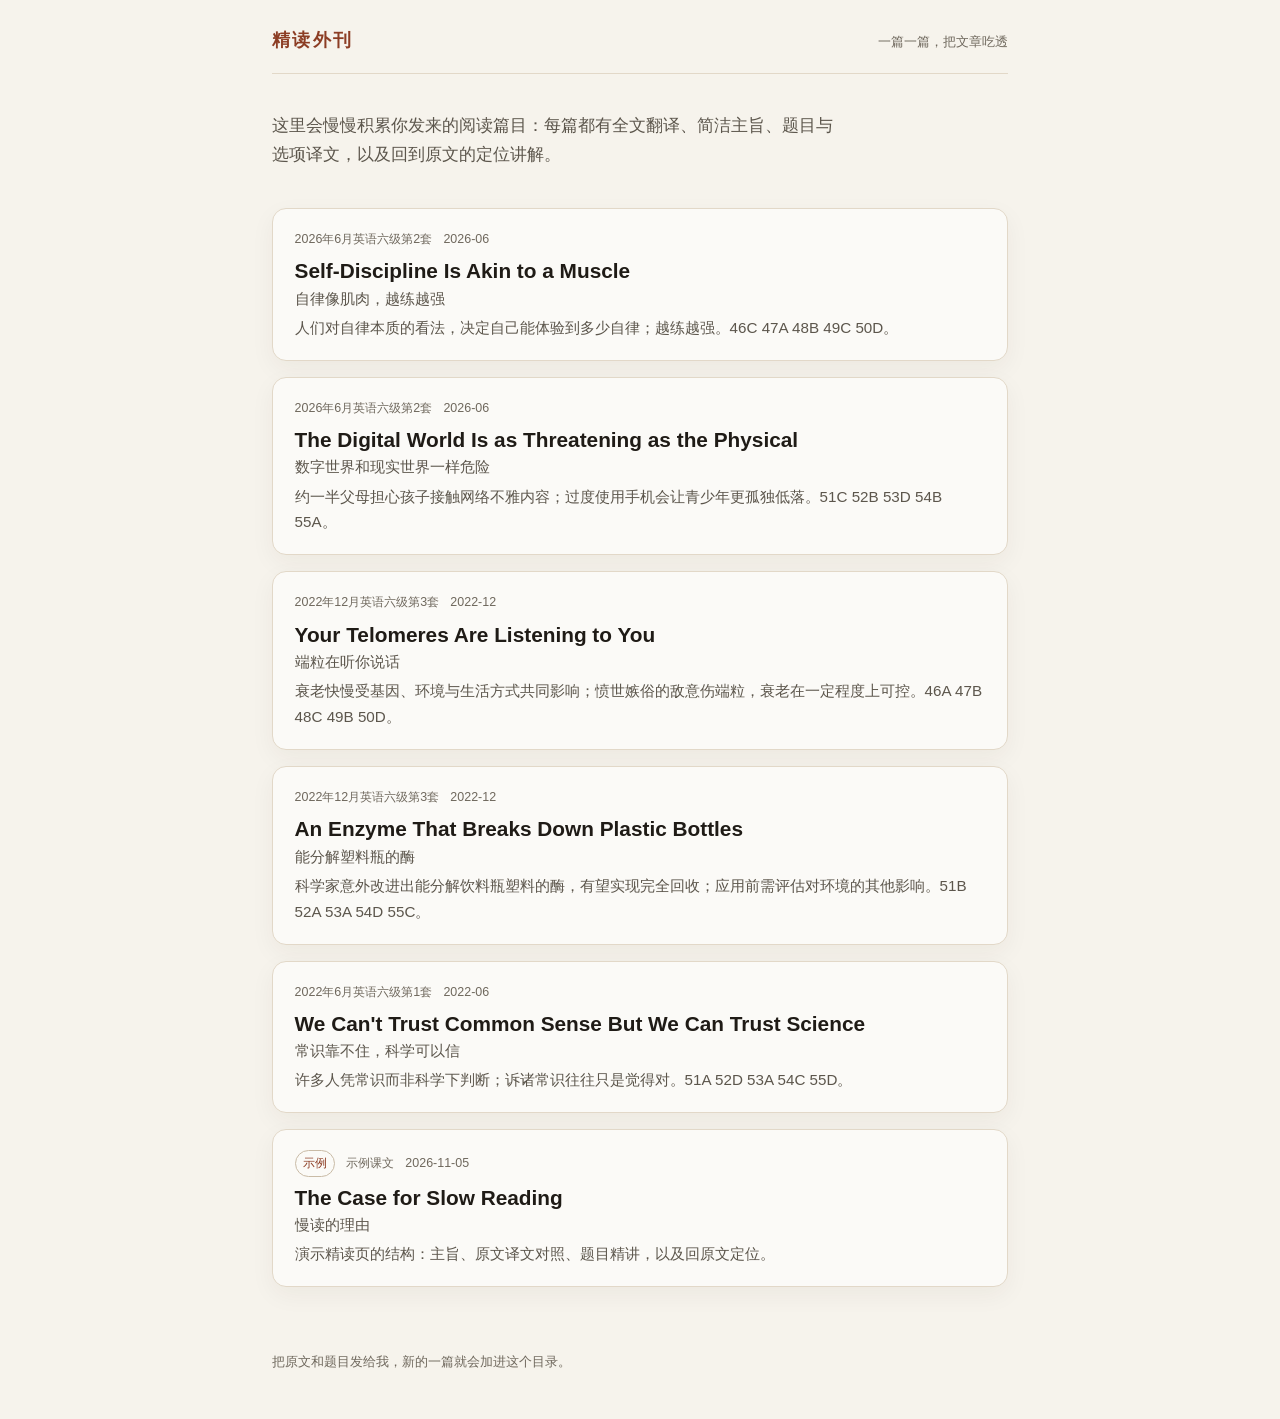
<file: index.html>
<!DOCTYPE html>
<html lang="zh-CN">
<head>
  <meta charset="UTF-8" />
  <meta name="viewport" content="width=device-width, initial-scale=1" />
  <title>精读外刊</title>
  <link rel="stylesheet" href="assets/style.css" />
</head>
<body class="home">
  <header class="masthead">
    <p class="wordmark">精读外刊</p>
    <p class="tagline">一篇一篇，把文章吃透</p>
  </header>
  <main class="home-main">
    <p class="lede">这里会慢慢积累你发来的阅读篇目：每篇都有全文翻译、简洁主旨、题目与选项译文，以及回到原文的定位讲解。</p>
    <section id="catalog" class="catalog" aria-label="文章目录"></section>
  </main>
  <footer class="site-footer">把原文和题目发给我，新的一篇就会加进这个目录。</footer>
  <script src="assets/catalog.js"></script>
  <script src="assets/app.js"></script>
</body>
</html>
</file>
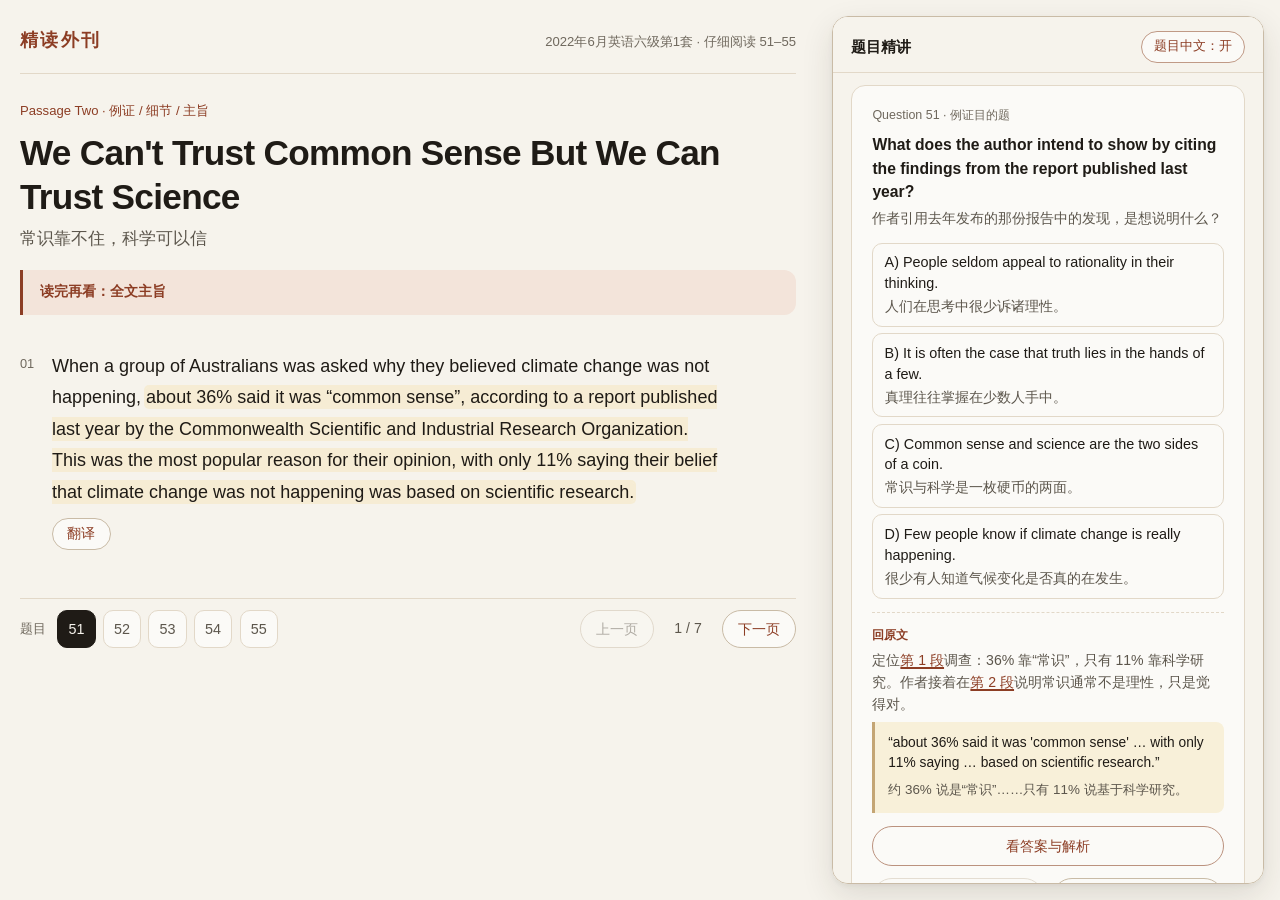
<file: articles/cet6-2022-06-1-common-sense.html>
<!DOCTYPE html>
<html lang="zh-CN">
<head>
  <meta charset="UTF-8" />
  <meta name="viewport" content="width=device-width, initial-scale=1" />
  <title>We Can't Trust Common Sense But We Can Trust Science — 精读外刊</title>
  <link rel="stylesheet" href="../assets/style.css" />
</head>
<body>
  <header class="masthead masthead-wide">
    <p class="wordmark"><a href="../index.html">精读外刊</a></p>
    <p class="meta">2022年6月英语六级第1套 · 仔细阅读 51–55</p>
  </header>

  <article class="article-wrap study">
    <header class="study-intro">
      <p class="kicker">Passage Two · 例证 / 细节 / 主旨</p>
      <h1 class="article-title">We Can't Trust Common Sense But We Can Trust Science</h1>
      <p class="article-title-zh">常识靠不住，科学可以信</p>
      <details class="gist">
        <summary>读完再看：全文主旨</summary>
        <p>许多人凭“常识”而非科学研究否认气候变化。诉诸常识往往只是觉得某事对，这种感觉来自已内化的世界观。卡尼曼指出，这样得出的结论会让人感觉为真，却未必为真。要校正偏见，需要通过科学这样的社会验证。独自凭常识并不更自由；在科学问题上，协作能弥补个人局限。</p>
      </details>
    </header>

    <div class="study-grid">
      <div class="study-left">
        <section class="passage" data-passage>
          <div class="para" id="p1" tabindex="-1">
            <a class="num" href="#p1" aria-label="第 1 段链接">01</a>
            <p class="en" lang="en">When a group of Australians was asked why they believed climate change was not happening, <mark class="ev" id="q51-ev" tabindex="-1">about 36% said it was “common sense”, according to a report published last year by the Commonwealth Scientific and Industrial Research Organization. This was the most popular reason for their opinion, with only 11% saying their belief that climate change was not happening was based on scientific research.</mark></p>
            <button type="button" class="tr-toggle" aria-expanded="false">翻译</button>
            <p class="zh">澳大利亚联邦科学与工业研究组织去年发布的一份报告称，当一组澳大利亚人被问到为何相信气候变化并未发生时，约 36% 的人说这是“常识”。这是他们持有该看法最普遍的理由；只有 11% 的人说，他们之所以相信气候变化没有发生，是基于科学研究。<button type="button" class="tr-close">收起</button></p>
          </div>
          <div class="para" id="p2" tabindex="-1">
            <a class="num" href="#p2" aria-label="第 2 段链接">02</a>
            <p class="en" lang="en">But what do we mean by an appeal to common sense? Presumably it's an appeal to rationality of some sort that forms the basis of more complex reasoning. <mark class="ev" id="q52-ev" tabindex="-1">The appeal to common sense, however, is usually nothing more than an appeal to thinking that just feels right, but what feels right to one person may not feel right to another.</mark> Whether it feels right is usually a reflection of the world view and ideologies we have internalised, and that frames how we interact with new ideas. When new ideas are in accord with what we already believe, they are more readily accepted. When they are not, they, and the arguments that lead to them, are more readily rejected.</p>
            <button type="button" class="tr-toggle" aria-expanded="false">翻译</button>
            <p class="zh">可我们所说的“诉诸常识”到底是什么意思？按理说，它是诉诸某种理性，而这种理性构成了更复杂推理的基础。然而，诉诸常识通常不过是诉诸一种“就是觉得对”的想法；但对一个人来说觉得对的事，对另一个人未必觉得对。某件事是否让人觉得对，通常反映了我们内化了的世界观和意识形态，而这又框定了我们如何面对新观念。当新观念与我们已有的信念相符，就更容易被接受；若不相符，这些观念以及导向它们的论证，就更容易被拒绝。<button type="button" class="tr-close">收起</button></p>
          </div>
          <div class="para" id="p3" tabindex="-1">
            <a class="num" href="#p3" aria-label="第 3 段链接">03</a>
            <p class="en" lang="en">We often mistake this automatic compatibility testing of new ideas with existing beliefs as an application of common sense, but, in reality, it is more about judging than thinking. As Nobelist Daniel Kahneman notes in <em>Thinking, Fast and Slow</em>, <mark class="ev" id="q53-ev" tabindex="-1">when we arrive at conclusions in this way, the outcomes also feel true, regardless of whether they are.</mark> We are not psychologically well equipped to judge our own thinking.</p>
            <button type="button" class="tr-toggle" aria-expanded="false">翻译</button>
            <p class="zh">我们常常把这种把新观念与既有信念自动做“兼容性检测”的过程，误认成是在运用常识；但实际上，这更多是在评判，而不是在思考。诺贝尔奖得主丹尼尔·卡尼曼在《思考，快与慢》中指出，当我们以这种方式得出结论时，无论结论是否属实，结果也会让人觉得为真。我们在心理上，并不擅长评判自己的思考。<button type="button" class="tr-close">收起</button></p>
          </div>
          <div class="para" id="p4" tabindex="-1">
            <a class="num" href="#p4" aria-label="第 4 段链接">04</a>
            <p class="en" lang="en">We are also highly susceptible to a range of cognitive biases such as giving preference to the first things that come to mind when making decisions or giving weight to evidence.</p>
            <button type="button" class="tr-toggle" aria-expanded="false">翻译</button>
            <p class="zh">我们还极易受到一系列认知偏差的影响，比如在做决定或权衡证据时，更偏爱最先进入脑海的事物。<button type="button" class="tr-close">收起</button></p>
          </div>
          <div class="para" id="p5" tabindex="-1">
            <a class="num" href="#p5" aria-label="第 5 段链接">05</a>
            <p class="en" lang="en"><mark class="ev" id="q54-ev" tabindex="-1">One way we can check our internal biases and inconsistencies is through the social verification of knowledge</mark>, in which we test our ideas in a rigorous and systematic way to see if they make sense not just to us, but to other people. <mark class="ev" data-ev="54">The outstanding example of this socially shared cognition is science.</mark></p>
            <button type="button" class="tr-toggle" aria-expanded="false">翻译</button>
            <p class="zh">要检验内心的偏见和前后矛盾，办法之一是通过知识的社会验证：我们以严谨、系统的方式检验自己的想法，看它们是否不仅对自己说得通，对别人也说得通。这种社会共享认知最突出的例子，就是科学。<button type="button" class="tr-close">收起</button></p>
          </div>
          <div class="para" id="p6" tabindex="-1">
            <a class="num" href="#p6" aria-label="第 6 段链接">06</a>
            <p class="en" lang="en">That does not mean that individuals are not capable of excellent thinking, nor does it mean no individual is rational. But the extent to which individuals can do this on their own is a function of how well integrated they are with communities of systematic inquiry in the first place. You can't learn to think well by yourself.</p>
            <button type="button" class="tr-toggle" aria-expanded="false">翻译</button>
            <p class="zh">这并不意味着个人无法进行出色的思考，也不意味着没有人是理性的。但一个人能在多大程度上独自做到这一点，取决于他起初与系统性探究共同体融合得有多好。你无法独自学会如何思考得好。<button type="button" class="tr-close">收起</button></p>
          </div>
          <div class="para" id="p7" tabindex="-1">
            <a class="num" href="#p7" aria-label="第 7 段链接">07</a>
            <p class="en" lang="en">In matters of science at least, those who value their common sense over methodological, collaborative investigation imagine themselves to be more free in their thinking, unbound by involvement with the group, but in reality they are tightly bound by their capabilities and perspectives. <mark class="ev" id="q55-ev" tabindex="-1">We are smarter together than we are individually</mark>, and perhaps that's just common sense.</p>
            <button type="button" class="tr-toggle" aria-expanded="false">翻译</button>
            <p class="zh">至少在科学问题上，那些把常识看得比有方法、协作式的探究更重的人，自以为思考更自由，不受群体牵绊；但实际上，他们被自身的能力和视角牢牢束缚。我们在一起时比独自一人更聪明——而这或许就是常识。<button type="button" class="tr-close">收起</button></p>
          </div>
        </section>

        <div class="study-bar">
        <nav class="page-switcher" aria-label="原文翻页">
          <button type="button" class="page-prev">上一页</button>
          <span class="page-count" aria-hidden="true">1 / 7</span>
          <button type="button" class="page-next">下一页</button>
        </nav>
        <nav class="q-switcher" aria-label="切换题目">
          <span class="q-switcher-label">题目</span>
          <button type="button" data-q-goto="51" aria-current="true">51</button>
          <button type="button" data-q-goto="52">52</button>
          <button type="button" data-q-goto="53">53</button>
          <button type="button" data-q-goto="54">54</button>
          <button type="button" data-q-goto="55">55</button>
        </nav>
        </div>
        <p class="sr-only" id="page-status" aria-live="polite"></p>
      </div>

      <p class="sr-only" id="q-status" aria-live="polite"></p>
      <aside class="study-right" aria-label="题目精讲">
        <div class="questions-top"><p class="questions-head">题目精讲</p><button type="button" class="stemzh-toggle" aria-pressed="true">题目中文：开</button></div>
        <section class="questions">
          <div class="q is-active" data-q="51">
            <h2 class="q-label" tabindex="-1">Question 51 · 例证目的题</h2>
            <p class="stem" lang="en">What does the author intend to show by citing the findings from the report published last year?</p>
            <p class="stem-zh">作者引用去年发布的那份报告中的发现，是想说明什么？</p>
            <ul class="options">
              <li class="is-key"><button type="button" class="opt" aria-pressed="false"><span class="opt-en" lang="en">A) People seldom appeal to rationality in their thinking.</span><span class="opt-zh">人们在思考中很少诉诸理性。</span><span class="key-flag">正确答案</span><span class="wrong-flag">选错了</span></button></li>
              <li><button type="button" class="opt" aria-pressed="false"><span class="opt-en" lang="en">B) It is often the case that truth lies in the hands of a few.</span><span class="opt-zh">真理往往掌握在少数人手中。</span><span class="key-flag">正确答案</span><span class="wrong-flag">选错了</span></button></li>
              <li><button type="button" class="opt" aria-pressed="false"><span class="opt-en" lang="en">C) Common sense and science are the two sides of a coin.</span><span class="opt-zh">常识与科学是一枚硬币的两面。</span><span class="key-flag">正确答案</span><span class="wrong-flag">选错了</span></button></li>
              <li><button type="button" class="opt" aria-pressed="false"><span class="opt-en" lang="en">D) Few people know if climate change is really happening.</span><span class="opt-zh">很少有人知道气候变化是否真的在发生。</span><span class="key-flag">正确答案</span><span class="wrong-flag">选错了</span></button></li>
            </ul>
            <div class="teach">
              <div class="teach-locate">
              <h3>回原文</h3>
              <p>定位<button class="jump" type="button" data-jump="q51-ev">第 1 段</button>调查：36% 靠“常识”，只有 11% 靠科学研究。作者接着在<button class="jump" type="button" data-jump="p2">第 2 段</button>说明常识通常不是理性，只是觉得对。</p>
              <blockquote class="evidence">
                <p>“about 36% said it was 'common sense' … with only 11% saying … based on scientific research.”</p>
                <span class="tr">约 36% 说是“常识”……只有 11% 说基于科学研究。</span>
              </blockquote>
              </div>
              <div class="teach-answer" id="ans-51" hidden>
              <h3>怎么选</h3>
              <p>例证题问的是例子服务什么观点，不是气候本身。36% vs 11% 改写成 <em>seldom appeal to rationality</em>，选 A。</p>
              <h3>干扰项</h3>
              <ul>
                <li>B 无中生有；C 偷换关系（作者在对比，不是说二者对等）；D 就事论事，没看例子目的。</li>
              </ul>
            </div>
              </div>
            <button type="button" class="reveal" aria-expanded="false" aria-controls="ans-51">看答案与解析</button>
            <div class="q-pager"><button type="button" class="q-prev">上一题</button><button type="button" class="q-next">下一题</button></div>
          </div>

          <div class="q" data-q="52" hidden>
            <h2 class="q-label" tabindex="-1">Question 52 · 细节题</h2>
            <p class="stem" lang="en">What is the appeal to common sense according to the author?</p>
            <p class="stem-zh">在作者看来，诉诸常识是什么？</p>
            <ul class="options">
              <li><button type="button" class="opt" aria-pressed="false"><span class="opt-en" lang="en">A) It is the basis for the internalisation of individuals' ideologies.</span><span class="opt-zh">它是个人意识形态得以内化的基础。</span><span class="key-flag">正确答案</span><span class="wrong-flag">选错了</span></button></li>
              <li><button type="button" class="opt" aria-pressed="false"><span class="opt-en" lang="en">B) It is a series of conceptions formulated from complex reasoning.</span><span class="opt-zh">它是由复杂推理形成的一系列观念。</span><span class="key-flag">正确答案</span><span class="wrong-flag">选错了</span></button></li>
              <li><button type="button" class="opt" aria-pressed="false"><span class="opt-en" lang="en">C) It is collective wisdom that helps people interact with new ideas.</span><span class="opt-zh">它是帮助人们与新观念互动的集体智慧。</span><span class="key-flag">正确答案</span><span class="wrong-flag">选错了</span></button></li>
              <li class="is-key"><button type="button" class="opt" aria-pressed="false"><span class="opt-en" lang="en">D) It is something subjective based on what one perceives to be right.</span><span class="opt-zh">它是一种主观的东西，取决于一个人觉得什么是对的。</span><span class="key-flag">正确答案</span><span class="wrong-flag">选错了</span></button></li>
            </ul>
            <div class="teach">
              <div class="teach-locate">
              <h3>回原文</h3>
              <p><button class="jump" type="button" data-jump="q52-ev">第 2 段</button>先让步（Presumably…），再用 however 下定义：just feels right，且因人而异。</p>
              <blockquote class="evidence">
                <p>“usually nothing more than an appeal to thinking that just feels right…”</p>
                <span class="tr">通常不过是诉诸一种“就是觉得对”的想法……</span>
              </blockquote>
              </div>
              <div class="teach-answer" id="ans-52" hidden>
              <h3>怎么选</h3>
              <p>抓转折句，不抓让步句。D 的 <em>subjective</em> / <em>perceives to be right</em> 即同义改写。</p>
              <h3>干扰项</h3>
              <ul>
                <li>A 因果颠倒（常识是内化观念的反映，不是基础）；B 把让步当结论；C 把后文科学特点安到常识上。</li>
              </ul>
            </div>
              </div>
            <button type="button" class="reveal" aria-expanded="false" aria-controls="ans-52">看答案与解析</button>
            <div class="q-pager"><button type="button" class="q-prev">上一题</button><button type="button" class="q-next">下一题</button></div>
          </div>

          <div class="q" data-q="53" hidden>
            <h2 class="q-label" tabindex="-1">Question 53 · 细节题</h2>
            <p class="stem" lang="en">What does Daniel Kahneman think is the problem of testing new ideas with existing beliefs?</p>
            <p class="stem-zh">在丹尼尔·卡尼曼看来，用既有信念检验新观念，问题出在哪里？</p>
            <ul class="options">
              <li class="is-key"><button type="button" class="opt" aria-pressed="false"><span class="opt-en" lang="en">A) It may lead to incorrect judgment.</span><span class="opt-zh">它可能导致错误的判断。</span><span class="key-flag">正确答案</span><span class="wrong-flag">选错了</span></button></li>
              <li><button type="button" class="opt" aria-pressed="false"><span class="opt-en" lang="en">B) It makes no use of common sense.</span><span class="opt-zh">它没有运用常识。</span><span class="key-flag">正确答案</span><span class="wrong-flag">选错了</span></button></li>
              <li><button type="button" class="opt" aria-pressed="false"><span class="opt-en" lang="en">C) It fails to correct mistakes through serious reasoning.</span><span class="opt-zh">它无法通过严肃推理来纠正错误。</span><span class="key-flag">正确答案</span><span class="wrong-flag">选错了</span></button></li>
              <li><button type="button" class="opt" aria-pressed="false"><span class="opt-en" lang="en">D) It can produce psychologically unacceptable outcomes.</span><span class="opt-zh">它可能产生心理上不可接受的结果。</span><span class="key-flag">正确答案</span><span class="wrong-flag">选错了</span></button></li>
            </ul>
            <div class="teach">
              <div class="teach-locate">
              <h3>回原文</h3>
              <p>卡尼曼在<button class="jump" type="button" data-jump="q53-ev">第 3 段</button>：这样得出的结论会 feel true，regardless of whether they are。</p>
              <blockquote class="evidence">
                <p>“the outcomes also feel true, regardless of whether they are.”</p>
                <span class="tr">无论结论是否属实，结果也会让人觉得为真。</span>
              </blockquote>
              </div>
              <div class="teach-answer" id="ans-53" hidden>
              <h3>怎么选</h3>
              <p>感觉为真 ≠ 实际为真，改写为 <em>may lead to incorrect judgment</em>，选 A。只写卡尼曼那两句，不扩到后文科学验证。</p>
              <h3>干扰项</h3>
              <ul>
                <li>B 答非所问；C 延伸过度；D 偷换 <em>psychologically</em>（原文说心理能力不足，不是结果不可接受）。</li>
              </ul>
            </div>
              </div>
            <button type="button" class="reveal" aria-expanded="false" aria-controls="ans-53">看答案与解析</button>
            <div class="q-pager"><button type="button" class="q-prev">上一题</button><button type="button" class="q-next">下一题</button></div>
          </div>

          <div class="q" data-q="54" hidden>
            <h2 class="q-label" tabindex="-1">Question 54 · 细节题</h2>
            <p class="stem" lang="en">What can we do to be less susceptible to cognitive biases?</p>
            <p class="stem-zh">怎样才能不那么容易受到认知偏差的影响？</p>
            <ul class="options">
              <li><button type="button" class="opt" aria-pressed="false"><span class="opt-en" lang="en">A) Give equal weight to evidence of both sides in a conflict.</span><span class="opt-zh">在冲突中对双方的证据给予同等分量。</span><span class="key-flag">正确答案</span><span class="wrong-flag">选错了</span></button></li>
              <li><button type="button" class="opt" aria-pressed="false"><span class="opt-en" lang="en">B) Provide convincing examples in developing an argument.</span><span class="opt-zh">在展开论证时提供有说服力的例子。</span><span class="key-flag">正确答案</span><span class="wrong-flag">选错了</span></button></li>
              <li class="is-key"><button type="button" class="opt" aria-pressed="false"><span class="opt-en" lang="en">C) Establish socially shared cognition via scientific methods.</span><span class="opt-zh">通过科学方法建立社会共享的认知。</span><span class="key-flag">正确答案</span><span class="wrong-flag">选错了</span></button></li>
              <li><button type="button" class="opt" aria-pressed="false"><span class="opt-en" lang="en">D) Avoid inconsistencies when addressing controversial issues.</span><span class="opt-zh">在处理有争议的问题时避免前后矛盾。</span><span class="key-flag">正确答案</span><span class="wrong-flag">选错了</span></button></li>
            </ul>
            <div class="teach">
              <div class="teach-locate">
              <h3>回原文</h3>
              <p><button class="jump" type="button" data-jump="p4">第 4 段</button>提出 biases；办法在<button class="jump" type="button" data-jump="q54-ev">第 5 段</button>：social verification / socially shared cognition，突出例子是 science。</p>
              <blockquote class="evidence">
                <p>“check our internal biases … through the social verification of knowledge… socially shared cognition is science.”</p>
                <span class="tr">通过知识的社会验证检验偏见……社会共享认知最突出的例子是科学。</span>
              </blockquote>
              </div>
              <div class="teach-answer" id="ans-54" hidden>
              <h3>怎么选</h3>
              <p>问 “what can we do”，答案必须是办法。C 把社会共享认知 + 科学方法合在一起。</p>
              <h3>干扰项</h3>
              <ul>
                <li>A 误用第 4 段 “giving weight to evidence”；B 无中生有；D 把要被检验的现象当成办法。</li>
              </ul>
            </div>
              </div>
            <button type="button" class="reveal" aria-expanded="false" aria-controls="ans-54">看答案与解析</button>
            <div class="q-pager"><button type="button" class="q-prev">上一题</button><button type="button" class="q-next">下一题</button></div>
          </div>

          <div class="q" data-q="55" hidden>
            <h2 class="q-label" tabindex="-1">Question 55 · 主旨 / 结尾态度题</h2>
            <p class="stem" lang="en">What message does the author try to convey at the end of the passage?</p>
            <p class="stem-zh">作者在文章结尾想传达什么信息？</p>
            <ul class="options">
              <li><button type="button" class="opt" aria-pressed="false"><span class="opt-en" lang="en">A) Multiple perspectives stimulate people's interest in exploring the unknown.</span><span class="opt-zh">多种视角会激发人们探索未知的兴趣。</span><span class="key-flag">正确答案</span><span class="wrong-flag">选错了</span></button></li>
              <li><button type="button" class="opt" aria-pressed="false"><span class="opt-en" lang="en">B) Individuals can enhance their overall capabilities by interacting with others.</span><span class="opt-zh">个人可以通过与他人互动来提升自己的整体能力。</span><span class="key-flag">正确答案</span><span class="wrong-flag">选错了</span></button></li>
              <li><button type="button" class="opt" aria-pressed="false"><span class="opt-en" lang="en">C) Individuals should think freely to break from the restrictions of common sense.</span><span class="opt-zh">个人应当自由思考，以摆脱常识的束缚。</span><span class="key-flag">正确答案</span><span class="wrong-flag">选错了</span></button></li>
              <li class="is-key"><button type="button" class="opt" aria-pressed="false"><span class="opt-en" lang="en">D) Collaborative efforts can overcome individuals' limitations in scientific inquiry.</span><span class="opt-zh">协作能够克服个人在科学探究中的局限。</span><span class="key-flag">正确答案</span><span class="wrong-flag">选错了</span></button></li>
            </ul>
            <div class="teach">
              <div class="teach-locate">
              <h3>回原文</h3>
              <p>结尾看<button class="jump" type="button" data-jump="p6">第 6 段</button>与<button class="jump" type="button" data-jump="q55-ev">第 7 段</button>：You can't learn to think well by yourself；We are smarter together…</p>
              <blockquote class="evidence">
                <p>“value their common sense over methodological, collaborative investigation… tightly bound… We are smarter together…”</p>
                <span class="tr">把常识看得比协作探究更重……被自身能力和视角束缚。我们在一起时更聪明……</span>
              </blockquote>
              </div>
              <div class="teach-answer" id="ans-55" hidden>
              <h3>怎么选</h3>
              <p>独自凭常识受限；有方法的协作探究让人更聪明 → D。</p>
              <h3>干扰项</h3>
              <ul>
                <li>A 无中生有；B 范围过大（overall capabilities 太泛）；C 方向反了（作者批评自以为更自由的人）。</li>
              </ul>
            </div>
              </div>
            <button type="button" class="reveal" aria-expanded="false" aria-controls="ans-55">看答案与解析</button>
            <div class="q-pager"><button type="button" class="q-prev">上一题</button><button type="button" class="q-next">下一题</button></div>
          </div>
        </section>
      </aside>
    </div>
  </article>
  <script src="../assets/app.js"></script>
</body>
</html>
</file>
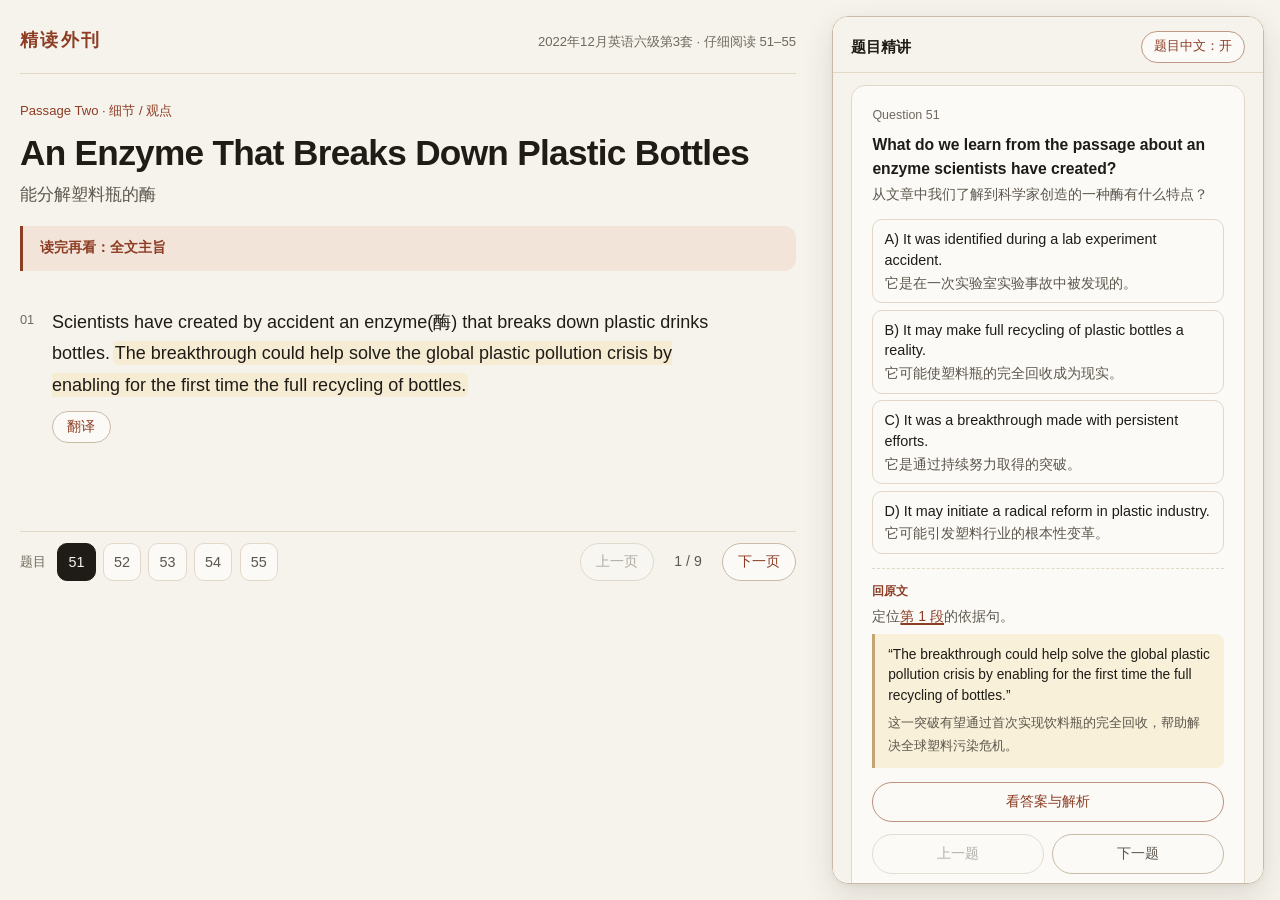
<file: articles/cet6-2022-12-3-plastic-enzyme.html>
<!DOCTYPE html>
<html lang="zh-CN">
<head>
  <meta charset="UTF-8" />
  <meta name="viewport" content="width=device-width, initial-scale=1" />
  <title>An Enzyme That Breaks Down Plastic Bottles — 精读外刊</title>
  <link rel="stylesheet" href="../assets/style.css" />
</head>
<body>
  <header class="masthead masthead-wide">
    <p class="wordmark"><a href="../index.html">精读外刊</a></p>
    <p class="meta">2022年12月英语六级第3套 · 仔细阅读 51–55</p>
  </header>

  <article class="article-wrap study">
    <header class="study-intro">
      <p class="kicker">Passage Two · 细节 / 观点</p>
      <h1 class="article-title">An Enzyme That Breaks Down Plastic Bottles</h1>
      <p class="article-title-zh">能分解塑料瓶的酶</p>
      <details class="gist">
        <summary>读完再看：全文主旨</summary>
        <p>科学家意外创造出能分解塑料饮料瓶的酶，有望首次实现瓶子的完全回收。研究源于日本垃圾场发现的吃塑料细菌；团队在调整酶时意外让它更有效。目前几天就能开始分解，远快于海洋中数百年。McGeehan 希望把塑料还原成原始成分再造新瓶，并称企业正开始研究如何妥善回收。另一位教授提醒：要做全生命周期评估，别用增加温室气体等新问题来换废弃物问题的解决。</p>
      </details>
    </header>

    <div class="study-grid">
      <div class="study-left">
        <section class="passage" data-passage>
          <div class="para" id="p1" tabindex="-1">
            <a class="num" href="#p1" aria-label="第 1 段链接">01</a>
            <p class="en" lang="en">Scientists have created by accident an enzyme(酶) that breaks down plastic drinks bottles. <mark class="ev" id="q51-ev" tabindex="-1">The breakthrough could help solve the global plastic pollution crisis by enabling for the first time the full recycling of bottles.</mark></p>
            <button type="button" class="tr-toggle" aria-expanded="false">翻译</button>
            <p class="zh">科学家们意外地制造出了一种能够分解塑料饮料瓶的酶。这一突破有望通过首次实现饮料瓶的完全回收，帮助解决全球塑料污染危机。<button type="button" class="tr-close">收起</button></p>
          </div>
          <div class="para" id="p2" tabindex="-1">
            <a class="num" href="#p2" aria-label="第 2 段链接">02</a>
            <p class="en" lang="en">The new research was spurred by the discovery in 2016 of <mark class="ev" id="q52-ev" tabindex="-1">the first bacterium that had naturally evolved to eat plastic at a waste dump in Japan.</mark> Scientists have now revealed the detailed structure of the crucial enzyme produced by the bug.</p>
            <button type="button" class="tr-toggle" aria-expanded="false">翻译</button>
            <p class="zh">这项新研究源于2016年在日本一处垃圾倾倒场发现的第一种能够自然进化出以塑料为食能力的细菌。如今，科学家们已经揭示了这种细菌产生的关键酶的详细结构。<button type="button" class="tr-close">收起</button></p>
          </div>
          <div class="para" id="p3" tabindex="-1">
            <a class="num" href="#p3" aria-label="第 3 段链接">03</a>
            <p class="en" lang="en">An international team then adjusted the enzyme to see how it had evolved, but <mark class="ev" id="q53-ev" tabindex="-1">tests showed they had accidentally made the molecule even better at breaking down the plastic used for drinks bottles.</mark> "What actually turned out was we improved the enzyme, which was a bit of a shock," said head researcher Prof. McGeehan, at the University of Portsmouth, UK.</p>
            <button type="button" class="tr-toggle" aria-expanded="false">翻译</button>
            <p class="zh">随后，一个国际团队对这种酶进行了调整，以了解它是如何进化的，但测试显示，他们意外地使这种分子分解饮料瓶所用塑料的能力变得更强了。“实际结果是，我们改进了这种酶，这着实让人震惊，”英国朴次茅斯大学的首席研究员McGeehan教授说。<button type="button" class="tr-close">收起</button></p>
          </div>
          <div class="para" id="p4" tabindex="-1">
            <a class="num" href="#p4" aria-label="第 4 段链接">04</a>
            <p class="en" lang="en">Currently, the enzyme takes a few days to start breaking down the plastic, far faster than the centuries it takes in the oceans, but the researchers are optimistic this can be speeded up even further and become a viable large-scale process.</p>
            <button type="button" class="tr-toggle" aria-expanded="false">翻译</button>
            <p class="zh">目前，这种酶需要几天时间才能开始分解塑料，这已经远快于塑料在海洋中需要数百年才能分解的速度，但研究人员乐观地认为，这一过程还可以进一步加快，并成为一种可行的大规模处理方式。<button type="button" class="tr-close">收起</button></p>
          </div>
          <div class="para" id="p5" tabindex="-1">
            <a class="num" href="#p5" aria-label="第 5 段链接">05</a>
            <p class="en" lang="en">"What we are hoping to do is use this enzyme to turn this plastic back into its original components, so we can literally recycle it back to plastic," said McGeehan. "It means we won't need to dig up any more oil and, fundamentally, it should reduce the amount of plastic in the environment."</p>
            <button type="button" class="tr-toggle" aria-expanded="false">翻译</button>
            <p class="zh">“我们希望利用这种酶将塑料还原成其最初的成分，从而真正把它重新制成塑料，实现回收利用，”McGeehan说。“这意味着我们不再需要开采更多石油，而且从根本上说，这应该会减少环境中的塑料数量。”<button type="button" class="tr-close">收起</button></p>
          </div>
          <div class="para" id="p6" tabindex="-1">
            <a class="num" href="#p6" aria-label="第 6 段链接">06</a>
            <p class="en" lang="en">About 1 million plastic bottles are sold each minute around the globe and, with just 14% recycled, many end up in the oceans where they have polluted even the remotest parts, harming marine life and potentially people who eat sea food. "Plastic is incredibly resistant to degradation," said McGeehan. "It is one of these wonder materials that has been made a little bit too well."</p>
            <button type="button" class="tr-toggle" aria-expanded="false">翻译</button>
            <p class="zh">全球每分钟售出约100万个塑料瓶，而其中只有14%得到回收，许多塑料瓶最终流入海洋，污染了甚至最偏远的地区，危害海洋生物，也可能伤害食用海产品的人类。“塑料极其耐降解，”McGeehan说。“它是这类被制造得有些过于完美的神奇材料之一。”<button type="button" class="tr-close">收起</button></p>
          </div>
          <div class="para" id="p7" tabindex="-1">
            <a class="num" href="#p7" aria-label="第 7 段链接">07</a>
            <p class="en" lang="en">Currently those bottles that are recycled can only be turned into opaque fibres for clothing or carpets, while the new enzyme indicates a way to recycle old clear plastic bottles back into new clear plastic bottles.</p>
            <button type="button" class="tr-toggle" aria-expanded="false">翻译</button>
            <p class="zh">目前，回收的塑料瓶只能被制成不透明的服装纤维或地毯纤维，而这种新酶则显示出一条途径，可以将旧的透明塑料瓶重新制成新的透明塑料瓶。<button type="button" class="tr-close">收起</button></p>
          </div>
          <div class="para" id="p8" tabindex="-1">
            <a class="num" href="#p8" aria-label="第 8 段链接">08</a>
            <p class="en" lang="en">"You are always up against the fact oil is cheap, so plastic is cheap," said McGeehan. "It is so easy for manufacturers to generate more of that stuff, rather than even try to recycle, but I believe there is a public interest here: <mark class="ev" id="q54-ev" tabindex="-1">perception is changing so much that companies are starting to look at how they can properly recycle these bottles.</mark>"</p>
            <button type="button" class="tr-toggle" aria-expanded="false">翻译</button>
            <p class="zh">“你始终要面对这样一个事实：石油价格低廉，所以塑料也便宜，”McGeehan说。“制造商很容易生产更多这种材料，甚至无需尝试回收，但我认为这里存在公共利益：人们的观念正在发生巨大变化，因此企业开始考虑如何真正回收这些塑料瓶。”<button type="button" class="tr-close">收起</button></p>
          </div>
          <div class="para" id="p9" tabindex="-1">
            <a class="num" href="#p9" aria-label="第 9 段链接">09</a>
            <p class="en" lang="en">Prof. Adisa Azapagic, at the University of Manchester in the UK, agreed the enzyme could be useful but added: "<mark class="ev" id="q55-ev" tabindex="-1">A full life-cycle assessment would be needed to ensure that the technology does not solve one environmental problem—waste—at the expense of others, including additional greenhouse gas emissions.</mark>"</p>
            <button type="button" class="tr-toggle" aria-expanded="false">翻译</button>
            <p class="zh">英国曼彻斯特大学的Adisa Azapagic教授同意这种酶可能会有用，但她补充说：“还需要进行完整的生命周期评估，以确保这项技术不会以增加其他环境问题为代价来解决某一个环境问题——废弃物问题，其中包括额外的温室气体排放。”<button type="button" class="tr-close">收起</button></p>
          </div>
        </section>

        <div class="study-bar">
        <nav class="page-switcher" aria-label="原文翻页">
          <button type="button" class="page-prev">上一页</button>
          <span class="page-count" aria-hidden="true">1 / 9</span>
          <button type="button" class="page-next">下一页</button>
        </nav>
        <nav class="q-switcher" aria-label="切换题目">
          <span class="q-switcher-label">题目</span>
          <button type="button" data-q-goto="51" aria-current="true">51</button>
          <button type="button" data-q-goto="52">52</button>
          <button type="button" data-q-goto="53">53</button>
          <button type="button" data-q-goto="54">54</button>
          <button type="button" data-q-goto="55">55</button>
        </nav>
        </div>
        <p class="sr-only" id="page-status" aria-live="polite"></p>
      </div>

      <p class="sr-only" id="q-status" aria-live="polite"></p>
      <aside class="study-right" aria-label="题目精讲">
        <div class="questions-top"><p class="questions-head">题目精讲</p><button type="button" class="stemzh-toggle" aria-pressed="true">题目中文：开</button></div>
        <section class="questions">
          <div class="q is-active" data-q="51">
            <h2 class="q-label" tabindex="-1">Question 51</h2>
            <p class="stem" lang="en">What do we learn from the passage about an enzyme scientists have created?</p>
            <p class="stem-zh">从文章中我们了解到科学家创造的一种酶有什么特点？</p>
            <ul class="options">
              <li><button type="button" class="opt" aria-pressed="false"><span class="opt-en" lang="en">A) It was identified during a lab experiment accident.</span><span class="opt-zh">它是在一次实验室实验事故中被发现的。</span><span class="key-flag">正确答案</span><span class="wrong-flag">选错了</span></button></li>
              <li class="is-key"><button type="button" class="opt" aria-pressed="false"><span class="opt-en" lang="en">B) It may make full recycling of plastic bottles a reality.</span><span class="opt-zh">它可能使塑料瓶的完全回收成为现实。</span><span class="key-flag">正确答案</span><span class="wrong-flag">选错了</span></button></li>
              <li><button type="button" class="opt" aria-pressed="false"><span class="opt-en" lang="en">C) It was a breakthrough made with persistent efforts.</span><span class="opt-zh">它是通过持续努力取得的突破。</span><span class="key-flag">正确答案</span><span class="wrong-flag">选错了</span></button></li>
              <li><button type="button" class="opt" aria-pressed="false"><span class="opt-en" lang="en">D) It may initiate a radical reform in plastic industry.</span><span class="opt-zh">它可能引发塑料行业的根本性变革。</span><span class="key-flag">正确答案</span><span class="wrong-flag">选错了</span></button></li>
            </ul>
            <div class="teach">
              <div class="teach-locate">
              <h3>回原文</h3>
              <p>定位<button class="jump" type="button" data-jump="q51-ev">第 1 段</button>的依据句。</p>
              <blockquote class="evidence">
                <p lang="en">“The breakthrough could help solve the global plastic pollution crisis by enabling for the first time the full recycling of bottles.”</p>
                <span class="tr">这一突破有望通过首次实现饮料瓶的完全回收，帮助解决全球塑料污染危机。</span>
              </blockquote>
              </div>
              <div class="teach-answer" id="ans-51" hidden>
              <h3>怎么选</h3>
              <p>enabling for the first time the full recycling = may make full recycling a reality。</p>
              <h3>干扰项</h3>
              <ul>
                <li>A 把 created by accident 偷换成 identified during accident；C 与 by accident 相反；D 无中生有。</li>
              </ul>
              </div>
            </div>
            <button type="button" class="reveal" aria-expanded="false" aria-controls="ans-51">看答案与解析</button>
            <div class="q-pager"><button type="button" class="q-prev">上一题</button><button type="button" class="q-next">下一题</button></div>
          </div>
          <div class="q" data-q="52" hidden>
            <h2 class="q-label" tabindex="-1">Question 52</h2>
            <p class="stem" lang="en">What does the passage say about the bug that produces the important enzyme?</p>
            <p class="stem-zh">关于产生这种重要酶的微生物，文章说了什么？</p>
            <ul class="options">
              <li class="is-key"><button type="button" class="opt" aria-pressed="false"><span class="opt-en" lang="en">A) It has a natural ability to consume plastics.</span><span class="opt-zh">它具有消耗塑料的天然能力。</span><span class="key-flag">正确答案</span><span class="wrong-flag">选错了</span></button></li>
              <li><button type="button" class="opt" aria-pressed="false"><span class="opt-en" lang="en">B) It is a bacterium that reproduces at a high rate.</span><span class="opt-zh">它是一种高速繁殖的细菌。</span><span class="key-flag">正确答案</span><span class="wrong-flag">选错了</span></button></li>
              <li><button type="button" class="opt" aria-pressed="false"><span class="opt-en" lang="en">C) It is essential to the recycling of plastic bottles.</span><span class="opt-zh">它对塑料瓶的回收至关重要。</span><span class="key-flag">正确答案</span><span class="wrong-flag">选错了</span></button></li>
              <li><button type="button" class="opt" aria-pressed="false"><span class="opt-en" lang="en">D) It has a chemical structure unknown to scientists.</span><span class="opt-zh">它具有科学家未知的化学结构。</span><span class="key-flag">正确答案</span><span class="wrong-flag">选错了</span></button></li>
            </ul>
            <div class="teach">
              <div class="teach-locate">
              <h3>回原文</h3>
              <p>定位<button class="jump" type="button" data-jump="q52-ev">第 2 段</button>的依据句。</p>
              <blockquote class="evidence">
                <p lang="en">“the first bacterium that had naturally evolved to eat plastic at a waste dump in Japan.”</p>
                <span class="tr">第一种能够自然进化出以塑料为食能力的细菌。</span>
              </blockquote>
              </div>
              <div class="teach-answer" id="ans-52" hidden>
              <h3>怎么选</h3>
              <p>naturally evolved to eat plastic = natural ability to consume plastics。</p>
              <h3>干扰项</h3>
              <ul>
                <li>B 无中生有；C 偷换对象；D 与 revealed the detailed structure 相反。</li>
              </ul>
              </div>
            </div>
            <button type="button" class="reveal" aria-expanded="false" aria-controls="ans-52">看答案与解析</button>
            <div class="q-pager"><button type="button" class="q-prev">上一题</button><button type="button" class="q-next">下一题</button></div>
          </div>
          <div class="q" data-q="53" hidden>
            <h2 class="q-label" tabindex="-1">Question 53</h2>
            <p class="stem" lang="en">By adjusting the enzyme produced by the bug, the scientists_____.</p>
            <p class="stem-zh">通过调整该微生物产生的酶，科学家们_____。</p>
            <ul class="options">
              <li class="is-key"><button type="button" class="opt" aria-pressed="false"><span class="opt-en" lang="en">A) made it more effective by chance</span><span class="opt-zh">偶然使它变得更有效</span><span class="key-flag">正确答案</span><span class="wrong-flag">选错了</span></button></li>
              <li><button type="button" class="opt" aria-pressed="false"><span class="opt-en" lang="en">B) discovered an extraordinary chemical</span><span class="opt-zh">发现了一种非凡的化学物质</span><span class="key-flag">正确答案</span><span class="wrong-flag">选错了</span></button></li>
              <li><button type="button" class="opt" aria-pressed="false"><span class="opt-en" lang="en">C) altered its basic molecular composition</span><span class="opt-zh">改变了它的基本分子组成</span><span class="key-flag">正确答案</span><span class="wrong-flag">选错了</span></button></li>
              <li><button type="button" class="opt" aria-pressed="false"><span class="opt-en" lang="en">D) found its evolutionary process sped up</span><span class="opt-zh">发现它的进化过程加快了</span><span class="key-flag">正确答案</span><span class="wrong-flag">选错了</span></button></li>
            </ul>
            <div class="teach">
              <div class="teach-locate">
              <h3>回原文</h3>
              <p>定位<button class="jump" type="button" data-jump="q53-ev">第 3 段</button>的依据句。</p>
              <blockquote class="evidence">
                <p lang="en">“tests showed they had accidentally made the molecule even better at breaking down the plastic used for drinks bottles.”</p>
                <span class="tr">测试显示，他们意外地使这种分子分解饮料瓶所用塑料的能力变得更强了。</span>
              </blockquote>
              </div>
              <div class="teach-answer" id="ans-53" hidden>
              <h3>怎么选</h3>
              <p>accidentally ... even better = more effective by chance。</p>
              <h3>干扰项</h3>
              <ul>
                <li>B 无中生有；C 过度推断；D 偷换。</li>
              </ul>
              </div>
            </div>
            <button type="button" class="reveal" aria-expanded="false" aria-controls="ans-53">看答案与解析</button>
            <div class="q-pager"><button type="button" class="q-prev">上一题</button><button type="button" class="q-next">下一题</button></div>
          </div>
          <div class="q" data-q="54" hidden>
            <h2 class="q-label" tabindex="-1">Question 54</h2>
            <p class="stem" lang="en">What does Prof. McGeehan say about the recycling of plastic bottles?</p>
            <p class="stem-zh">McGeehan教授关于塑料瓶回收说了什么？</p>
            <ul class="options">
              <li><button type="button" class="opt" aria-pressed="false"><span class="opt-en" lang="en">A) Manufacturers are implementing it on an increasingly larger scale.</span><span class="opt-zh">制造商正在越来越大的规模上实施它。</span><span class="key-flag">正确答案</span><span class="wrong-flag">选错了</span></button></li>
              <li><button type="button" class="opt" aria-pressed="false"><span class="opt-en" lang="en">B) It generates huge business opportunities for plastic manufacturers.</span><span class="opt-zh">它为塑料制造商创造了巨大的商业机会。</span><span class="key-flag">正确答案</span><span class="wrong-flag">选错了</span></button></li>
              <li><button type="button" class="opt" aria-pressed="false"><span class="opt-en" lang="en">C) It has aroused persistent interest among the general public.</span><span class="opt-zh">它在公众中引起了持续的兴趣。</span><span class="key-flag">正确答案</span><span class="wrong-flag">选错了</span></button></li>
              <li class="is-key"><button type="button" class="opt" aria-pressed="false"><span class="opt-en" lang="en">D) Manufacturers are beginning to explore ways of doing it.</span><span class="opt-zh">制造商正开始探索实施它的方法。</span><span class="key-flag">正确答案</span><span class="wrong-flag">选错了</span></button></li>
            </ul>
            <div class="teach">
              <div class="teach-locate">
              <h3>回原文</h3>
              <p>定位<button class="jump" type="button" data-jump="q54-ev">第 8 段</button>的依据句。</p>
              <blockquote class="evidence">
                <p lang="en">“perception is changing so much that companies are starting to look at how they can properly recycle these bottles.”</p>
                <span class="tr">人们的观念正在发生巨大变化，因此企业开始考虑如何真正回收这些塑料瓶。</span>
              </blockquote>
              </div>
              <div class="teach-answer" id="ans-54" hidden>
              <h3>怎么选</h3>
              <p>companies are starting to look at how they can properly recycle = Manufacturers are beginning to explore ways of doing it。</p>
              <h3>干扰项</h3>
              <ul>
                <li>A 过度推断到大规模实施；B 无中生有；C 偷换。</li>
              </ul>
              </div>
            </div>
            <button type="button" class="reveal" aria-expanded="false" aria-controls="ans-54">看答案与解析</button>
            <div class="q-pager"><button type="button" class="q-prev">上一题</button><button type="button" class="q-next">下一题</button></div>
          </div>
          <div class="q" data-q="55" hidden>
            <h2 class="q-label" tabindex="-1">Question 55</h2>
            <p class="stem" lang="en">What is Prof. Adisa Azapagic's advice concerning the application of the enzyme?</p>
            <p class="stem-zh">Adisa Azapagic教授对这种酶的应用有什么建议？</p>
            <ul class="options">
              <li><button type="button" class="opt" aria-pressed="false"><span class="opt-en" lang="en">A) Developing technologies to address greenhouse gas emissions.</span><span class="opt-zh">开发应对温室气体排放的技术。</span><span class="key-flag">正确答案</span><span class="wrong-flag">选错了</span></button></li>
              <li><button type="button" class="opt" aria-pressed="false"><span class="opt-en" lang="en">B) Considering the extra cost involved in producing the enzyme.</span><span class="opt-zh">考虑生产这种酶所涉及的额外成本。</span><span class="key-flag">正确答案</span><span class="wrong-flag">选错了</span></button></li>
              <li class="is-key"><button type="button" class="opt" aria-pressed="false"><span class="opt-en" lang="en">C) Assessing its possible negative impact on the environment.</span><span class="opt-zh">评估它对环境可能产生的负面影响。</span><span class="key-flag">正确答案</span><span class="wrong-flag">选错了</span></button></li>
              <li><button type="button" class="opt" aria-pressed="false"><span class="opt-en" lang="en">D) Studying the full life cycle of the enzyme as the first step.</span><span class="opt-zh">将研究该酶的完整生命周期作为第一步。</span><span class="key-flag">正确答案</span><span class="wrong-flag">选错了</span></button></li>
            </ul>
            <div class="teach">
              <div class="teach-locate">
              <h3>回原文</h3>
              <p>定位<button class="jump" type="button" data-jump="q55-ev">第 9 段</button>的依据句。</p>
              <blockquote class="evidence">
                <p lang="en">“A full life-cycle assessment would be needed to ensure that the technology does not solve one environmental problem—waste—at the expense of others, including additional greenhouse gas emissions.”</p>
                <span class="tr">还需要进行完整的生命周期评估，以确保这项技术不会以增加其他环境问题为代价来解决某一个环境问题——废弃物问题，其中包括额外的温室气体排放。</span>
              </blockquote>
              </div>
              <div class="teach-answer" id="ans-55" hidden>
              <h3>怎么选</h3>
              <p>full life-cycle assessment ... at the expense of others = Assessing its possible negative impact on the environment。</p>
              <h3>干扰项</h3>
              <ul>
                <li>A 把评估偷换成开发技术；B 无中生有成本；D 把技术全生命周期评估偷换成酶本身生命周期。</li>
              </ul>
              </div>
            </div>
            <button type="button" class="reveal" aria-expanded="false" aria-controls="ans-55">看答案与解析</button>
            <div class="q-pager"><button type="button" class="q-prev">上一题</button><button type="button" class="q-next">下一题</button></div>
          </div>
        </section>
      </aside>
    </div>
  </article>
  <script src="../assets/app.js"></script>
</body>
</html>
</file>
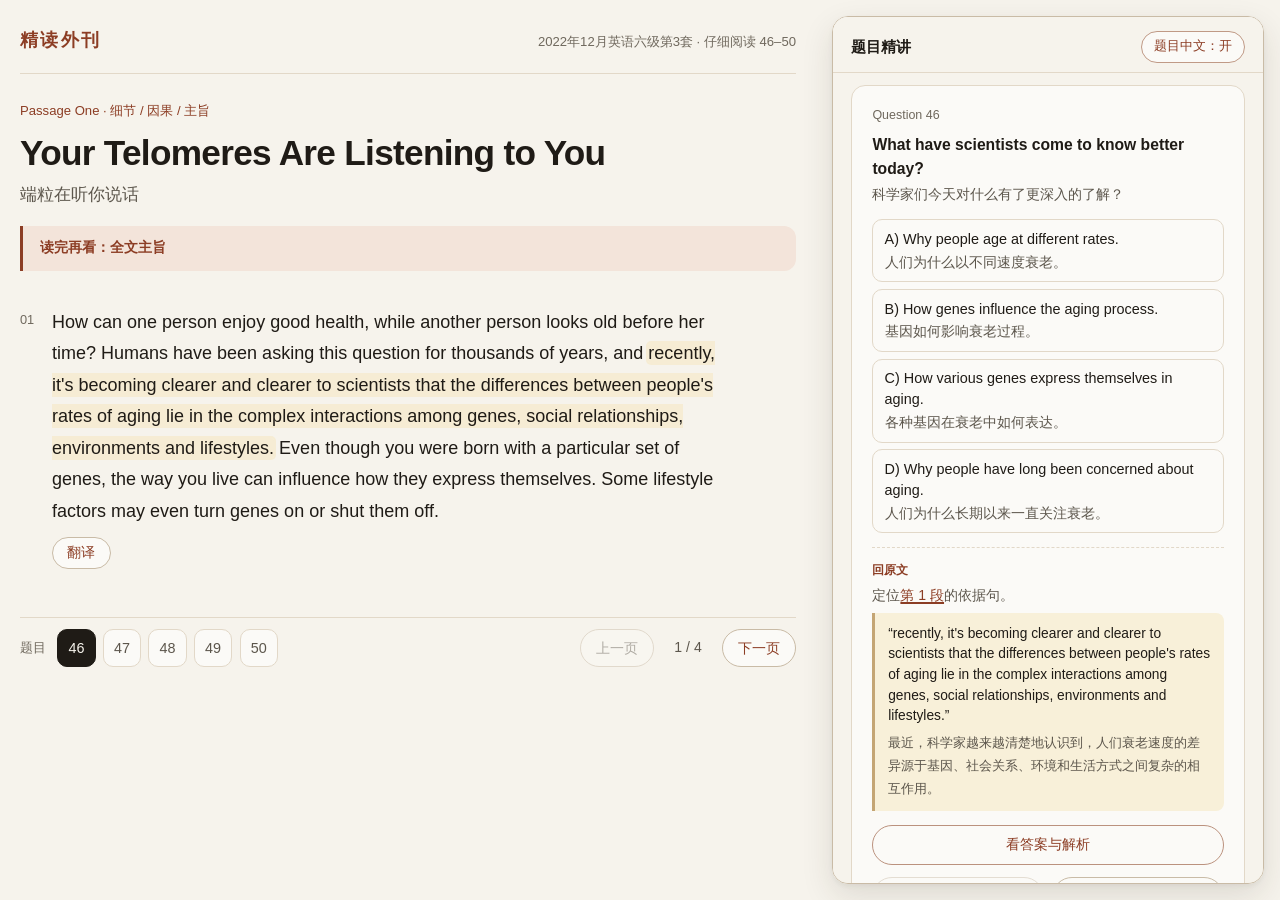
<file: articles/cet6-2022-12-3-telomeres.html>
<!DOCTYPE html>
<html lang="zh-CN">
<head>
  <meta charset="UTF-8" />
  <meta name="viewport" content="width=device-width, initial-scale=1" />
  <title>Your Telomeres Are Listening to You — 精读外刊</title>
  <link rel="stylesheet" href="../assets/style.css" />
</head>
<body>
  <header class="masthead masthead-wide">
    <p class="wordmark"><a href="../index.html">精读外刊</a></p>
    <p class="meta">2022年12月英语六级第3套 · 仔细阅读 46–50</p>
  </header>

  <article class="article-wrap study">
    <header class="study-intro">
      <p class="kicker">Passage One · 细节 / 因果 / 主旨</p>
      <h1 class="article-title">Your Telomeres Are Listening to You</h1>
      <p class="article-title-zh">端粒在听你说话</p>
      <details class="gist">
        <summary>读完再看：全文主旨</summary>
        <p>人们衰老快慢不同，是因为基因、社会关系、环境和生活方式在复杂互动。生活方式甚至能开关基因。端粒是染色体末端的保护帽，会随分裂缩短；作者团队发现端粒其实可以变长。愤世嫉俗的敌意这类思维模式对端粒不利。衰老是动态过程，可加速、减缓，某些方面甚至可逆；你吃什么、怎么应对挑战、运动多少，都在影响端粒。</p>
      </details>
    </header>

    <div class="study-grid">
      <div class="study-left">
        <section class="passage" data-passage>
          <div class="para" id="p1" tabindex="-1">
            <a class="num" href="#p1" aria-label="第 1 段链接">01</a>
            <p class="en" lang="en">How can one person enjoy good health, while another person looks old before her time? Humans have been asking this question for thousands of years, and <mark class="ev" id="q46-ev" tabindex="-1">recently, it's becoming clearer and clearer to scientists that the differences between people's rates of aging lie in the complex interactions among genes, social relationships, environments and lifestyles.</mark> Even though you were born with a particular set of genes, the way you live can influence how they express themselves. <mark class="ev" id="q47-ev" tabindex="-1">Some lifestyle factors may even turn genes on or shut them off.</mark></p>
            <button type="button" class="tr-toggle" aria-expanded="false">翻译</button>
            <p class="zh">为什么有些人能够享有良好的健康状况，而另一些人却未老先衰？几千年来，人类一直在追问这个问题。最近，科学家越来越清楚地认识到，人们衰老速度的差异源于基因、社会关系、环境和生活方式之间复杂的相互作用。尽管你出生时拥有一组特定的基因，但你的生活方式会影响这些基因如何表达。某些生活方式因素甚至可能会开启或关闭基因。<button type="button" class="tr-close">收起</button></p>
          </div>
          <div class="para" id="p2" tabindex="-1">
            <a class="num" href="#p2" aria-label="第 2 段链接">02</a>
            <p class="en" lang="en">Deep within the genetic heart of all our cells are telomeres, or repeating segments of noncoding DNA that live at the ends of the chromosomes(染色体). They form caps at the ends of the chromosomes and keep the genetic material together. Shortening with each cell division, they help determine how fast a cell ages. When they become too short, the cell stops dividing altogether. This isn't the only reason a cell can age—there are other stresses on cells we don't yet understand very well—but short telomeres are one of the major reasons human cells grow old. We've devoted most of our careers to studying telomeres, and <mark class="ev" id="q48-ev" tabindex="-1">one extraordinary discovery from our labs is that telomeres can actually lengthen.</mark></p>
            <button type="button" class="tr-toggle" aria-expanded="false">翻译</button>
            <p class="zh">在我们所有细胞的遗传核心深处，存在着端粒，也就是位于染色体末端的、重复排列的非编码DNA片段。它们在染色体末端形成帽状结构，使遗传物质保持完整。端粒会随着每次细胞分裂而缩短，并帮助决定细胞衰老的速度。当端粒变得过短时，细胞就会完全停止分裂。这并不是细胞衰老的唯一原因——细胞还会受到其他我们尚未充分了解的压力——但端粒过短是人类细胞衰老的主要原因之一。我们职业生涯的大部分时间都致力于研究端粒，而我们实验室的一项非凡发现是，端粒实际上能够变长。<button type="button" class="tr-close">收起</button></p>
          </div>
          <div class="para" id="p3" tabindex="-1">
            <a class="num" href="#p3" aria-label="第 3 段链接">03</a>
            <p class="en" lang="en"><mark class="ev" id="q49-ev" tabindex="-1">Scientists have learned that several thought patterns appear to be unhealthy for telomeres, and one of them is cynical hostility.</mark> Cynical hostility is defined by high anger and frequent thoughts that other people cannot be trusted. Someone with hostility doesn't just think, "I hate to stand in long lines"; they think, "Others deliberately sped up and beat me to my rightful position in the line!"—and then get violently agitated. People who score high on measures of cynical hostility tend to get more heart disease, metabolic disease and often die at younger ages. They also have shorter telomeres. In a study of British civil servants, men who scored high on measures of cynical hostility had shorter telomeres than men whose hostility scores were low. The most hostile men were 30% more likely to have short telomeres.</p>
            <button type="button" class="tr-toggle" aria-expanded="false">翻译</button>
            <p class="zh">科学家已经了解到，有几种思维模式似乎对端粒不利，其中之一就是愤世嫉俗的敌意。愤世嫉俗的敌意表现为强烈的愤怒，以及经常认为他人不可信的想法。抱有敌意的人并不只是想：“我讨厌排很长的队”；他们会想：“别人是故意加快速度，抢在我前面，占据了本应属于我的排队位置！”然后变得极度激动。愤世嫉俗的敌意测量得分较高的人往往更容易患心脏病和代谢性疾病，而且通常更早死亡。他们的端粒也更短。在一项针对英国公务员的研究中，愤世嫉俗的敌意测量得分较高的男性，其端粒比敌意得分较低的男性更短。敌意最强的男性拥有短端粒的可能性高出30%。<button type="button" class="tr-close">收起</button></p>
          </div>
          <div class="para" id="p4" tabindex="-1">
            <a class="num" href="#p4" aria-label="第 4 段链接">04</a>
            <p class="en" lang="en">What this means: <mark class="ev" id="q50-ev" tabindex="-1">aging is a dynamic process that could possibly be accelerated or slowed—and, in some aspects, even reversed.</mark> To an extent, it has surprised us and the rest of the scientific community that telomeres do not simply carry out the commands issued by your genetic code. Your telomeres are listening to you. The foods you eat, your response to challenges, the amount of exercise you get, and many other factors appear to influence your telomeres and can prevent premature aging at the cellular level. One of the keys to enjoying good health is simply doing your part to foster healthy cell renewal.</p>
            <button type="button" class="tr-toggle" aria-expanded="false">翻译</button>
            <p class="zh">这意味着，衰老是一个动态过程，可能会加速或减缓，并且在某些方面甚至可以逆转。端粒并不会简单地执行遗传密码发出的指令，这一点在一定程度上令我们以及科学界其他人士感到惊讶。你的端粒正在倾听你。你所吃的食物、你对挑战的反应、你进行的运动量以及许多其他因素，似乎都会影响你的端粒，并能在细胞层面防止过早衰老。享有良好健康状况的关键之一，就是尽好自己的责任，促进健康的细胞更新。<button type="button" class="tr-close">收起</button></p>
          </div>
        </section>

        <div class="study-bar">
        <nav class="page-switcher" aria-label="原文翻页">
          <button type="button" class="page-prev">上一页</button>
          <span class="page-count" aria-hidden="true">1 / 4</span>
          <button type="button" class="page-next">下一页</button>
        </nav>
        <nav class="q-switcher" aria-label="切换题目">
          <span class="q-switcher-label">题目</span>
          <button type="button" data-q-goto="46" aria-current="true">46</button>
          <button type="button" data-q-goto="47">47</button>
          <button type="button" data-q-goto="48">48</button>
          <button type="button" data-q-goto="49">49</button>
          <button type="button" data-q-goto="50">50</button>
        </nav>
        </div>
        <p class="sr-only" id="page-status" aria-live="polite"></p>
      </div>

      <p class="sr-only" id="q-status" aria-live="polite"></p>
      <aside class="study-right" aria-label="题目精讲">
        <div class="questions-top"><p class="questions-head">题目精讲</p><button type="button" class="stemzh-toggle" aria-pressed="true">题目中文：开</button></div>
        <section class="questions">
          <div class="q is-active" data-q="46">
            <h2 class="q-label" tabindex="-1">Question 46</h2>
            <p class="stem" lang="en">What have scientists come to know better today?</p>
            <p class="stem-zh">科学家们今天对什么有了更深入的了解？</p>
            <ul class="options">
              <li class="is-key"><button type="button" class="opt" aria-pressed="false"><span class="opt-en" lang="en">A) Why people age at different rates.</span><span class="opt-zh">人们为什么以不同速度衰老。</span><span class="key-flag">正确答案</span><span class="wrong-flag">选错了</span></button></li>
              <li><button type="button" class="opt" aria-pressed="false"><span class="opt-en" lang="en">B) How genes influence the aging process.</span><span class="opt-zh">基因如何影响衰老过程。</span><span class="key-flag">正确答案</span><span class="wrong-flag">选错了</span></button></li>
              <li><button type="button" class="opt" aria-pressed="false"><span class="opt-en" lang="en">C) How various genes express themselves in aging.</span><span class="opt-zh">各种基因在衰老中如何表达。</span><span class="key-flag">正确答案</span><span class="wrong-flag">选错了</span></button></li>
              <li><button type="button" class="opt" aria-pressed="false"><span class="opt-en" lang="en">D) Why people have long been concerned about aging.</span><span class="opt-zh">人们为什么长期以来一直关注衰老。</span><span class="key-flag">正确答案</span><span class="wrong-flag">选错了</span></button></li>
            </ul>
            <div class="teach">
              <div class="teach-locate">
              <h3>回原文</h3>
              <p>定位<button class="jump" type="button" data-jump="q46-ev">第 1 段</button>的依据句。</p>
              <blockquote class="evidence">
                <p lang="en">“recently, it's becoming clearer and clearer to scientists that the differences between people's rates of aging lie in the complex interactions among genes, social relationships, environments and lifestyles.”</p>
                <span class="tr">最近，科学家越来越清楚地认识到，人们衰老速度的差异源于基因、社会关系、环境和生活方式之间复杂的相互作用。</span>
              </blockquote>
              </div>
              <div class="teach-answer" id="ans-46" hidden>
              <h3>怎么选</h3>
              <p>clearer and clearer to scientists = come to know better；differences between people's rates of aging = why people age at different rates。</p>
              <h3>干扰项</h3>
              <ul>
                <li>B 过度推断机制；C 无中生有；D 是背景，不是科学家搞清楚的事。</li>
              </ul>
              </div>
            </div>
            <button type="button" class="reveal" aria-expanded="false" aria-controls="ans-46">看答案与解析</button>
            <div class="q-pager"><button type="button" class="q-prev">上一题</button><button type="button" class="q-next">下一题</button></div>
          </div>
          <div class="q" data-q="47" hidden>
            <h2 class="q-label" tabindex="-1">Question 47</h2>
            <p class="stem" lang="en">Why are some lifestyle factors considered extremely important?</p>
            <p class="stem-zh">为什么某些生活方式因素被认为极其重要？</p>
            <ul class="options">
              <li><button type="button" class="opt" aria-pressed="false"><span class="opt-en" lang="en">A) They may shorten the process of cell division.</span><span class="opt-zh">它们可能缩短细胞分裂的过程。</span><span class="key-flag">正确答案</span><span class="wrong-flag">选错了</span></button></li>
              <li class="is-key"><button type="button" class="opt" aria-pressed="false"><span class="opt-en" lang="en">B) They may determine how genes function.</span><span class="opt-zh">它们可能决定基因如何发挥作用。</span><span class="key-flag">正确答案</span><span class="wrong-flag">选错了</span></button></li>
              <li><button type="button" class="opt" aria-pressed="false"><span class="opt-en" lang="en">C) They may affect the lifespan of telomeres.</span><span class="opt-zh">它们可能影响端粒的寿命。</span><span class="key-flag">正确答案</span><span class="wrong-flag">选错了</span></button></li>
              <li><button type="button" class="opt" aria-pressed="false"><span class="opt-en" lang="en">D) They may account for the stresses on cells.</span><span class="opt-zh">它们可能是细胞承受压力的原因。</span><span class="key-flag">正确答案</span><span class="wrong-flag">选错了</span></button></li>
            </ul>
            <div class="teach">
              <div class="teach-locate">
              <h3>回原文</h3>
              <p>定位<button class="jump" type="button" data-jump="q47-ev">第 1 段</button>的依据句。</p>
              <blockquote class="evidence">
                <p lang="en">“Some lifestyle factors may even turn genes on or shut them off.”</p>
                <span class="tr">某些生活方式因素甚至可能会开启或关闭基因。</span>
              </blockquote>
              </div>
              <div class="teach-answer" id="ans-47" hidden>
              <h3>怎么选</h3>
              <p>turn genes on or shut them off = determine how genes function。</p>
              <h3>干扰项</h3>
              <ul>
                <li>A 无中生有；C 张冠李戴，端粒在下一段；D 与原文 we don't yet understand 相反。</li>
              </ul>
              </div>
            </div>
            <button type="button" class="reveal" aria-expanded="false" aria-controls="ans-47">看答案与解析</button>
            <div class="q-pager"><button type="button" class="q-prev">上一题</button><button type="button" class="q-next">下一题</button></div>
          </div>
          <div class="q" data-q="48" hidden>
            <h2 class="q-label" tabindex="-1">Question 48</h2>
            <p class="stem" lang="en">What have the author and his colleagues discovered about telomeres?</p>
            <p class="stem-zh">作者和他的同事们关于端粒发现了什么？</p>
            <ul class="options">
              <li><button type="button" class="opt" aria-pressed="false"><span class="opt-en" lang="en">A) Their number affects the growth of cells.</span><span class="opt-zh">它们的数量影响细胞的生长。</span><span class="key-flag">正确答案</span><span class="wrong-flag">选错了</span></button></li>
              <li><button type="button" class="opt" aria-pressed="false"><span class="opt-en" lang="en">B) Their length determines the quality of life.</span><span class="opt-zh">它们的长度决定生活质量。</span><span class="key-flag">正确答案</span><span class="wrong-flag">选错了</span></button></li>
              <li class="is-key"><button type="button" class="opt" aria-pressed="false"><span class="opt-en" lang="en">C) Their shortening process can be reversed.</span><span class="opt-zh">它们的缩短过程可以逆转。</span><span class="key-flag">正确答案</span><span class="wrong-flag">选错了</span></button></li>
              <li><button type="button" class="opt" aria-pressed="false"><span class="opt-en" lang="en">D) Their health impacts the division of cells.</span><span class="opt-zh">它们的健康状况影响细胞的分裂。</span><span class="key-flag">正确答案</span><span class="wrong-flag">选错了</span></button></li>
            </ul>
            <div class="teach">
              <div class="teach-locate">
              <h3>回原文</h3>
              <p>定位<button class="jump" type="button" data-jump="q48-ev">第 2 段</button>的依据句。</p>
              <blockquote class="evidence">
                <p lang="en">“one extraordinary discovery from our labs is that telomeres can actually lengthen.”</p>
                <span class="tr">我们实验室的一项非凡发现是，端粒实际上能够变长。</span>
              </blockquote>
              </div>
              <div class="teach-answer" id="ans-48" hidden>
              <h3>怎么选</h3>
              <p>can actually lengthen = shortening process can be reversed。</p>
              <h3>干扰项</h3>
              <ul>
                <li>A 偷换 number；B 过度推断到 quality of life；D 无中生有 health。</li>
              </ul>
              </div>
            </div>
            <button type="button" class="reveal" aria-expanded="false" aria-controls="ans-48">看答案与解析</button>
            <div class="q-pager"><button type="button" class="q-prev">上一题</button><button type="button" class="q-next">下一题</button></div>
          </div>
          <div class="q" data-q="49" hidden>
            <h2 class="q-label" tabindex="-1">Question 49</h2>
            <p class="stem" lang="en">What have scientists learned about cynical hostility?</p>
            <p class="stem-zh">科学家们对愤世嫉俗的敌意了解到了什么？</p>
            <ul class="options">
              <li><button type="button" class="opt" aria-pressed="false"><span class="opt-en" lang="en">A) It may lead to confrontational thought patterns.</span><span class="opt-zh">它可能导致对抗性思维模式。</span><span class="key-flag">正确答案</span><span class="wrong-flag">选错了</span></button></li>
              <li class="is-key"><button type="button" class="opt" aria-pressed="false"><span class="opt-en" lang="en">B) It may produce an adverse effect on telomeres.</span><span class="opt-zh">它可能对端粒产生不利影响。</span><span class="key-flag">正确答案</span><span class="wrong-flag">选错了</span></button></li>
              <li><button type="button" class="opt" aria-pressed="false"><span class="opt-en" lang="en">C) It may cause people to lose their temper frequently.</span><span class="opt-zh">它可能导致人们经常发脾气。</span><span class="key-flag">正确答案</span><span class="wrong-flag">选错了</span></button></li>
              <li><button type="button" class="opt" aria-pressed="false"><span class="opt-en" lang="en">D) It may stir up agitation among those in long lines.</span><span class="opt-zh">它可能在排长队的人群中引发骚动。</span><span class="key-flag">正确答案</span><span class="wrong-flag">选错了</span></button></li>
            </ul>
            <div class="teach">
              <div class="teach-locate">
              <h3>回原文</h3>
              <p>定位<button class="jump" type="button" data-jump="q49-ev">第 3 段</button>的依据句。</p>
              <blockquote class="evidence">
                <p lang="en">“Scientists have learned that several thought patterns appear to be unhealthy for telomeres, and one of them is cynical hostility.”</p>
                <span class="tr">科学家已经了解到，有几种思维模式似乎对端粒不利，其中之一就是愤世嫉俗的敌意。</span>
              </blockquote>
              </div>
              <div class="teach-answer" id="ans-49" hidden>
              <h3>怎么选</h3>
              <p>unhealthy for telomeres = adverse effect on telomeres。</p>
              <h3>干扰项</h3>
              <ul>
                <li>A 偷换因果；C 发脾气是定义特征不是后果；D 以偏概全。</li>
              </ul>
              </div>
            </div>
            <button type="button" class="reveal" aria-expanded="false" aria-controls="ans-49">看答案与解析</button>
            <div class="q-pager"><button type="button" class="q-prev">上一题</button><button type="button" class="q-next">下一题</button></div>
          </div>
          <div class="q" data-q="50" hidden>
            <h2 class="q-label" tabindex="-1">Question 50</h2>
            <p class="stem" lang="en">What do we learn from the last paragraph about the process of aging?</p>
            <p class="stem-zh">我们从最后一段关于衰老过程了解到什么？</p>
            <ul class="options">
              <li><button type="button" class="opt" aria-pressed="false"><span class="opt-en" lang="en">A) It may vary from individual to individual.</span><span class="opt-zh">它可能因人而异。</span><span class="key-flag">正确答案</span><span class="wrong-flag">选错了</span></button></li>
              <li><button type="button" class="opt" aria-pressed="false"><span class="opt-en" lang="en">B) It challenges scientists to explore further.</span><span class="opt-zh">它促使科学家们进一步探索。</span><span class="key-flag">正确答案</span><span class="wrong-flag">选错了</span></button></li>
              <li><button type="button" class="opt" aria-pressed="false"><span class="opt-en" lang="en">C) It depends on one's genetic code.</span><span class="opt-zh">它取决于个人的遗传密码。</span><span class="key-flag">正确答案</span><span class="wrong-flag">选错了</span></button></li>
              <li class="is-key"><button type="button" class="opt" aria-pressed="false"><span class="opt-en" lang="en">D) It may be controlled to a degree.</span><span class="opt-zh">它可能在一定程度上得到控制。</span><span class="key-flag">正确答案</span><span class="wrong-flag">选错了</span></button></li>
            </ul>
            <div class="teach">
              <div class="teach-locate">
              <h3>回原文</h3>
              <p>定位<button class="jump" type="button" data-jump="q50-ev">第 4 段</button>的依据句。</p>
              <blockquote class="evidence">
                <p lang="en">“aging is a dynamic process that could possibly be accelerated or slowed—and, in some aspects, even reversed.”</p>
                <span class="tr">衰老是一个动态过程，可能会加速或减缓，并且在某些方面甚至可以逆转。</span>
              </blockquote>
              </div>
              <div class="teach-answer" id="ans-50" hidden>
              <h3>怎么选</h3>
              <p>accelerated or slowed / even reversed = controlled to a degree。</p>
              <h3>干扰项</h3>
              <ul>
                <li>A 是首段话题；B 无中生有；C 与 do not simply carry out genetic code 相反。</li>
              </ul>
              </div>
            </div>
            <button type="button" class="reveal" aria-expanded="false" aria-controls="ans-50">看答案与解析</button>
            <div class="q-pager"><button type="button" class="q-prev">上一题</button><button type="button" class="q-next">下一题</button></div>
          </div>
        </section>
      </aside>
    </div>
  </article>
  <script src="../assets/app.js"></script>
</body>
</html>
</file>
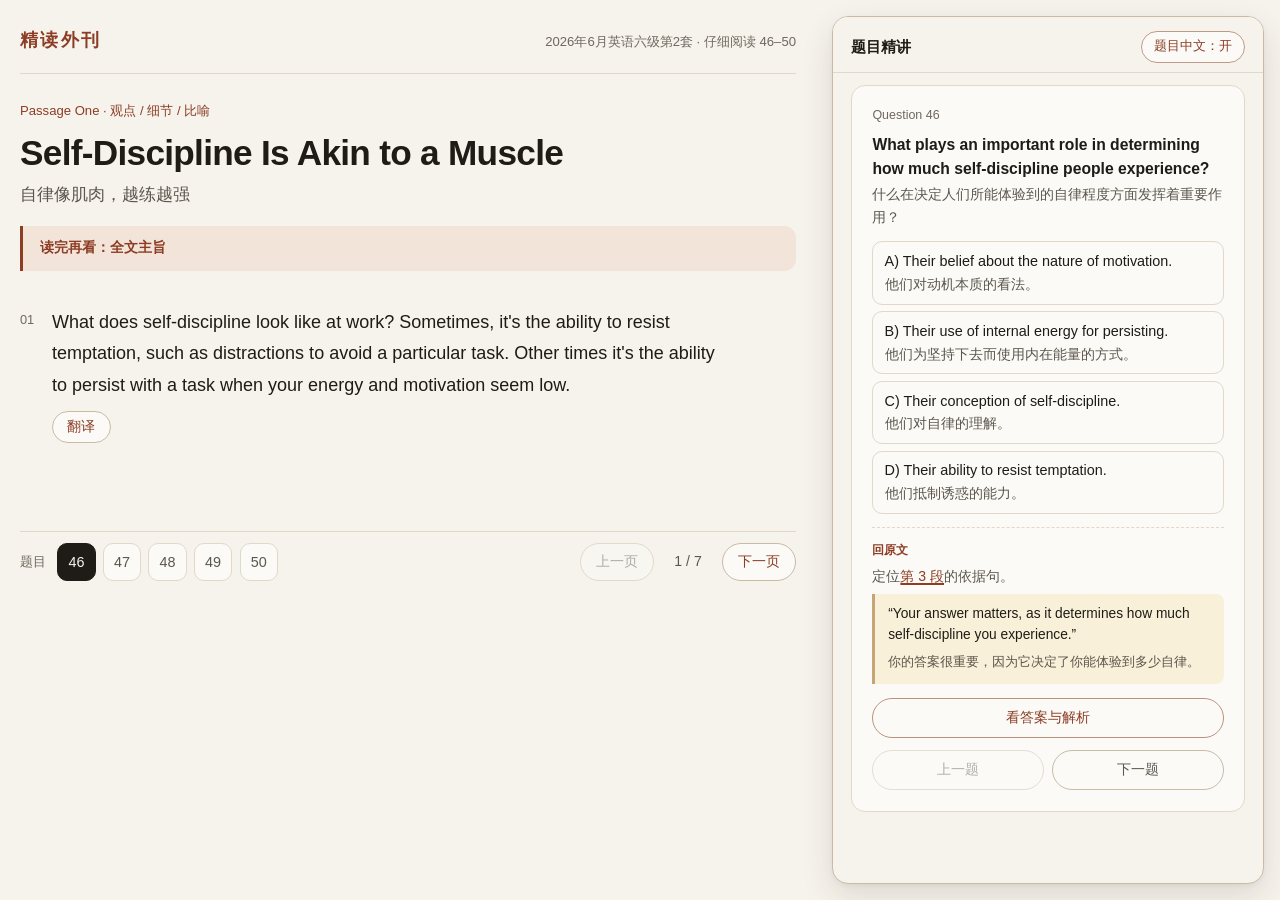
<file: articles/cet6-2026-06-2-self-discipline.html>
<!DOCTYPE html>
<html lang="zh-CN">
<head>
  <meta charset="UTF-8" />
  <meta name="viewport" content="width=device-width, initial-scale=1" />
  <title>Self-Discipline Is Akin to a Muscle — 精读外刊</title>
  <link rel="stylesheet" href="../assets/style.css" />
</head>
<body>
  <header class="masthead masthead-wide">
    <p class="wordmark"><a href="../index.html">精读外刊</a></p>
    <p class="meta">2026年6月英语六级第2套 · 仔细阅读 46–50</p>
  </header>

  <article class="article-wrap study">
    <header class="study-intro">
      <p class="kicker">Passage One · 观点 / 细节 / 比喻</p>
      <h1 class="article-title">Self-Discipline Is Akin to a Muscle</h1>
      <p class="article-title-zh">自律像肌肉，越练越强</p>
      <details class="gist">
        <summary>读完再看：全文主旨</summary>
        <p>人们对自律本质的看法，会决定自己实际能发挥出多少自律。旧研究把自制力看成用一点少一点的资源；较新的研究则强调心态：若相信越用越强，就更可能坚持下去。作者建议回想自己曾经克服困难完成任务的经历，以证明自律可以自我补给。若没法靠休息恢复，就把注意力放到继续推进上。最后用肌肉作比：每坚持一次，以后再坚持就会更轻松。</p>
      </details>
    </header>

    <div class="study-grid">
      <div class="study-left">
        <section class="passage" data-passage>
          <div class="para" id="p1" tabindex="-1">
            <a class="num" href="#p1" aria-label="第 1 段链接">01</a>
            <p class="en" lang="en">What does self-discipline look like at work? Sometimes, it's the ability to resist temptation, such as distractions to avoid a particular task. Other times it's the ability to persist with a task when your energy and motivation seem low.</p>
            <button type="button" class="tr-toggle" aria-expanded="false">翻译</button>
            <p class="zh">在工作中，自律是什么样的表现？有时，它是抵制诱惑的能力，比如抵制那些让你逃避某项特定任务的干扰。还有些时候，它是在精力和动力似乎都很低的时候，仍然坚持完成一项任务的能力。<button type="button" class="tr-close">收起</button></p>
          </div>
          <div class="para" id="p2" tabindex="-1">
            <a class="num" href="#p2" aria-label="第 2 段链接">02</a>
            <p class="en" lang="en">What do you believe about the nature of your own self-discipline? Is it something that runs on internal energy that is spent with use? Or is it something that is bolstered as you apply it and persist?</p>
            <button type="button" class="tr-toggle" aria-expanded="false">翻译</button>
            <p class="zh">你如何看待自身自律的本质？它是否依靠一种会随着使用而消耗的内在能量运行？还是说，它会在你运用自律并坚持下去的过程中得到增强？<button type="button" class="tr-close">收起</button></p>
          </div>
          <div class="para" id="p3" tabindex="-1">
            <a class="num" href="#p3" aria-label="第 3 段链接">03</a>
            <p class="en" lang="en"><mark class="ev" id="q46-ev" tabindex="-1">Your answer matters, as it determines how much self-discipline you experience.</mark> <mark class="ev" id="q47-ev" tabindex="-1">For years, research in psychology pointed to self-control as a resource that is depleted with use and needs to be restored through breaks, rest, or sleep.</mark> More recently, however, research points to the importance of mindset. If you view self-discipline as an expendable resource, your willpower tends to fade with use. If you believe that exercising your self-control strengthens and fuels it, that is more likely to be your experience as you resist temptation or push yourself to get something done that is not appealing.</p>
            <button type="button" class="tr-toggle" aria-expanded="false">翻译</button>
            <p class="zh">你的答案很重要，因为它决定了你能体验到多少自律。多年来，心理学研究认为，自我控制是一种会因使用而消耗、需要通过休息、放松或睡眠来恢复的资源。然而，近来的研究更加重视思维方式的重要性。如果你把自律看作一种会耗尽的资源，你的意志力往往会随着使用而减弱。如果你相信运用自我控制能够增强并补充它，那么当你抵制诱惑，或迫使自己完成一件并不吸引人的事情时，你更有可能获得这样的体验。<button type="button" class="tr-close">收起</button></p>
          </div>
          <div class="para" id="p4" tabindex="-1">
            <a class="num" href="#p4" aria-label="第 4 段链接">04</a>
            <p class="en" lang="en">If you don't already view self-discipline as a force that feeds itself, what might you do? Reflect on times that you had initial difficulty resisting temptation, getting started on something, or sticking with it, but pushed ahead and accomplished the task or met the goal. <mark class="ev" id="q48-ev" tabindex="-1">That's the kind of experience we're talking about with this particular belief about self-discipline, and you've already had such an experience, so you've shown that it's possible.</mark> When you feel your willpower and motivation fading, remind yourself of those previous experiences and imagine the same happening now.</p>
            <button type="button" class="tr-toggle" aria-expanded="false">翻译</button>
            <p class="zh">如果你还没有把自律看作一种能够自我补充的力量，可以做些什么呢？回想一下这样的时刻：起初你很难抵制诱惑、开始做某件事，或者坚持做下去，但后来你还是继续努力，完成了任务或实现了目标。这正是我们所说的关于自律的这种特定信念所对应的经历，而你已经有过这样的经历，所以你已经证明了这是可能的。当你感到意志力和动力逐渐消退时，提醒自己想起以往的这些经历，并想象现在也会发生同样的情况。<button type="button" class="tr-close">收起</button></p>
          </div>
          <div class="para" id="p5" tabindex="-1">
            <a class="num" href="#p5" aria-label="第 5 段链接">05</a>
            <p class="en" lang="en">What if your experiences have always seemed to indicate that your self-control diminishes with use, and you need breaks to recharge? There's nothing wrong with that as long as you can afford to take those breaks. <mark class="ev" id="q49-ev" tabindex="-1">If not, remind yourself that not everyone experiences self-discipline as a depletable resource and that your experience might be different if you focus on gathering more energy at this point rather than focusing on how difficult it is to continue or the need for a break.</mark></p>
            <button type="button" class="tr-toggle" aria-expanded="false">翻译</button>
            <p class="zh">如果你的经历一直表明，你的自我控制会随着使用而减弱，需要通过休息来充电，那该怎么办？只要你有条件休息，这本身没有什么问题。如果没有条件，那么就提醒自己，并非每个人都会把自律体验为一种会耗尽的资源；如果此时你把注意力放在积蓄更多能量上，而不是关注继续下去有多么困难或认为自己需要休息，你的体验可能会有所不同。<button type="button" class="tr-close">收起</button></p>
          </div>
          <div class="para" id="p6" tabindex="-1">
            <a class="num" href="#p6" aria-label="第 6 段链接">06</a>
            <p class="en" lang="en">Also, if you know someone who is a role model of self-discipline, picture that person in your situation, persisting in the task. Regardless of how you do it, as you push forward to continue to accomplish progress, be sure to mentally reinforce yourself by taking pride in your ability to exert more willpower as you persist.</p>
            <button type="button" class="tr-toggle" aria-expanded="false">翻译</button>
            <p class="zh">此外，如果你认识一位自律方面的榜样，可以想象那个人处在你的情境中，坚持完成这项任务。无论你采用什么方式，当你继续向前、不断取得进展时，一定要通过为自己能够在坚持过程中发挥出更强的意志力而感到自豪，在心理上不断强化自己。<button type="button" class="tr-close">收起</button></p>
          </div>
          <div class="para" id="p7" tabindex="-1">
            <a class="num" href="#p7" aria-label="第 7 段链接">07</a>
            <p class="en" lang="en">The benefits of exerting willpower are cumulative. <mark class="ev" id="q50-ev" tabindex="-1">Your self-discipline is akin to a muscle, and each time you resist temptation or persist in a task despite a lack of motivation, you strengthen that muscle, leading to less effort and resistance in similar instances in the future.</mark></p>
            <button type="button" class="tr-toggle" aria-expanded="false">翻译</button>
            <p class="zh">发挥意志力所带来的益处会不断累积。你的自律就像一块肌肉，每当你抵制诱惑，或在缺乏动力的情况下仍坚持完成一项任务时，你都会锻炼并强化这块肌肉，从而使自己在今后遇到类似情况时付出更少的努力，也能减少阻力。<button type="button" class="tr-close">收起</button></p>
          </div>
        </section>

        <div class="study-bar">
        <nav class="page-switcher" aria-label="原文翻页">
          <button type="button" class="page-prev">上一页</button>
          <span class="page-count" aria-hidden="true">1 / 7</span>
          <button type="button" class="page-next">下一页</button>
        </nav>
        <nav class="q-switcher" aria-label="切换题目">
          <span class="q-switcher-label">题目</span>
          <button type="button" data-q-goto="46" aria-current="true">46</button>
          <button type="button" data-q-goto="47">47</button>
          <button type="button" data-q-goto="48">48</button>
          <button type="button" data-q-goto="49">49</button>
          <button type="button" data-q-goto="50">50</button>
        </nav>
        </div>
        <p class="sr-only" id="page-status" aria-live="polite"></p>
      </div>

      <p class="sr-only" id="q-status" aria-live="polite"></p>
      <aside class="study-right" aria-label="题目精讲">
        <div class="questions-top"><p class="questions-head">题目精讲</p><button type="button" class="stemzh-toggle" aria-pressed="true">题目中文：开</button></div>
        <section class="questions">
          <div class="q is-active" data-q="46">
            <h2 class="q-label" tabindex="-1">Question 46</h2>
            <p class="stem" lang="en">What plays an important role in determining how much self-discipline people experience?</p>
            <p class="stem-zh">什么在决定人们所能体验到的自律程度方面发挥着重要作用？</p>
            <ul class="options">
              <li><button type="button" class="opt" aria-pressed="false"><span class="opt-en" lang="en">A) Their belief about the nature of motivation.</span><span class="opt-zh">他们对动机本质的看法。</span><span class="key-flag">正确答案</span><span class="wrong-flag">选错了</span></button></li>
              <li><button type="button" class="opt" aria-pressed="false"><span class="opt-en" lang="en">B) Their use of internal energy for persisting.</span><span class="opt-zh">他们为坚持下去而使用内在能量的方式。</span><span class="key-flag">正确答案</span><span class="wrong-flag">选错了</span></button></li>
              <li class="is-key"><button type="button" class="opt" aria-pressed="false"><span class="opt-en" lang="en">C) Their conception of self-discipline.</span><span class="opt-zh">他们对自律的理解。</span><span class="key-flag">正确答案</span><span class="wrong-flag">选错了</span></button></li>
              <li><button type="button" class="opt" aria-pressed="false"><span class="opt-en" lang="en">D) Their ability to resist temptation.</span><span class="opt-zh">他们抵制诱惑的能力。</span><span class="key-flag">正确答案</span><span class="wrong-flag">选错了</span></button></li>
            </ul>
            <div class="teach">
              <div class="teach-locate">
              <h3>回原文</h3>
              <p>定位<button class="jump" type="button" data-jump="q46-ev">第 3 段</button>的依据句。</p>
              <blockquote class="evidence">
                <p lang="en">“Your answer matters, as it determines how much self-discipline you experience.”</p>
                <span class="tr">你的答案很重要，因为它决定了你能体验到多少自律。</span>
              </blockquote>
              </div>
              <div class="teach-answer" id="ans-46" hidden>
              <h3>怎么选</h3>
              <p>题干问什么决定人们体验到多少自律。定位第3段首句 Your answer matters, as it determines...。这里的 answer 指上一段对自律本质的看法，即 conception of self-discipline。</p>
              <h3>干扰项</h3>
              <ul>
                <li>A 把 self-discipline 偷换成 motivation；B 把一种可能的信念内容当成决定因素；D 是自律的一种表现，不是决定体验多少自律的因素。</li>
              </ul>
              </div>
            </div>
            <button type="button" class="reveal" aria-expanded="false" aria-controls="ans-46">看答案与解析</button>
            <div class="q-pager"><button type="button" class="q-prev">上一题</button><button type="button" class="q-next">下一题</button></div>
          </div>
          <div class="q" data-q="47" hidden>
            <h2 class="q-label" tabindex="-1">Question 47</h2>
            <p class="stem" lang="en">What did years of research suggest about self-discipline?</p>
            <p class="stem-zh">多年的研究表明，自律具有什么特点？</p>
            <ul class="options">
              <li class="is-key"><button type="button" class="opt" aria-pressed="false"><span class="opt-en" lang="en">A) It is a depletable resource.</span><span class="opt-zh">它是一种可以耗竭的资源。</span><span class="key-flag">正确答案</span><span class="wrong-flag">选错了</span></button></li>
              <li><button type="button" class="opt" aria-pressed="false"><span class="opt-en" lang="en">B) It is bolstered through use.</span><span class="opt-zh">它会通过使用得到增强。</span><span class="key-flag">正确答案</span><span class="wrong-flag">选错了</span></button></li>
              <li><button type="button" class="opt" aria-pressed="false"><span class="opt-en" lang="en">C) Its strength is dependent on willpower.</span><span class="opt-zh">它的强度取决于意志力。</span><span class="key-flag">正确答案</span><span class="wrong-flag">选错了</span></button></li>
              <li><button type="button" class="opt" aria-pressed="false"><span class="opt-en" lang="en">D) Its exercise is an exhausting experience.</span><span class="opt-zh">运用它是一种令人精疲力竭的经历。</span><span class="key-flag">正确答案</span><span class="wrong-flag">选错了</span></button></li>
            </ul>
            <div class="teach">
              <div class="teach-locate">
              <h3>回原文</h3>
              <p>定位<button class="jump" type="button" data-jump="q47-ev">第 3 段</button>的依据句。</p>
              <blockquote class="evidence">
                <p lang="en">“For years, research in psychology pointed to self-control as a resource that is depleted with use and needs to be restored through breaks, rest, or sleep.”</p>
                <span class="tr">多年来，心理学研究认为，自我控制是一种会因使用而消耗、需要通过休息、放松或睡眠来恢复的资源。</span>
              </blockquote>
              </div>
              <div class="teach-answer" id="ans-47" hidden>
              <h3>怎么选</h3>
              <p>抓住 years of research / For years，定位旧研究结论 depleted with use = depletable resource。</p>
              <h3>干扰项</h3>
              <ul>
                <li>B 是较新研究/积极心态的观点，与 years of research 相反；C 无中生有；D 把“需要休息恢复”夸大成 exhausting experience。</li>
              </ul>
              </div>
            </div>
            <button type="button" class="reveal" aria-expanded="false" aria-controls="ans-47">看答案与解析</button>
            <div class="q-pager"><button type="button" class="q-prev">上一题</button><button type="button" class="q-next">下一题</button></div>
          </div>
          <div class="q" data-q="48" hidden>
            <h2 class="q-label" tabindex="-1">Question 48</h2>
            <p class="stem" lang="en">Why does the author ask us to reflect on our experience of meeting the goal despite initial difficulty?</p>
            <p class="stem-zh">尽管一开始困难重重却最终实现目标，作者为什么要求我们回想这样的经历？</p>
            <ul class="options">
              <li><button type="button" class="opt" aria-pressed="false"><span class="opt-en" lang="en">A) To show the urgency of abandoning outdated beliefs about self-control.</span><span class="opt-zh">说明摒弃关于自我控制的过时观念的紧迫性。</span><span class="key-flag">正确答案</span><span class="wrong-flag">选错了</span></button></li>
              <li class="is-key"><button type="button" class="opt" aria-pressed="false"><span class="opt-en" lang="en">B) To show the feasibility of viewing self-discipline as a force fueling itself.</span><span class="opt-zh">说明将自律视为一种能够自我提供动力的力量是可行的。</span><span class="key-flag">正确答案</span><span class="wrong-flag">选错了</span></button></li>
              <li><button type="button" class="opt" aria-pressed="false"><span class="opt-en" lang="en">C) To support the argument for persistence in workplace accomplishments.</span><span class="opt-zh">支持在工作成就方面坚持不懈的观点。</span><span class="key-flag">正确答案</span><span class="wrong-flag">选错了</span></button></li>
              <li><button type="button" class="opt" aria-pressed="false"><span class="opt-en" lang="en">D) To add evidence to consistent findings in previous psychological research.</span><span class="opt-zh">为以往心理学研究中的一致发现增添证据。</span><span class="key-flag">正确答案</span><span class="wrong-flag">选错了</span></button></li>
            </ul>
            <div class="teach">
              <div class="teach-locate">
              <h3>回原文</h3>
              <p>定位<button class="jump" type="button" data-jump="q48-ev">第 4 段</button>的依据句。</p>
              <blockquote class="evidence">
                <p lang="en">“That's the kind of experience we're talking about with this particular belief about self-discipline, and you've already had such an experience, so you've shown that it's possible.”</p>
                <span class="tr">这正是我们所说的关于自律的这种特定信念所对应的经历，而你已经有过这样的经历，所以你已经证明了这是可能的。</span>
              </blockquote>
              </div>
              <div class="teach-answer" id="ans-48" hidden>
              <h3>怎么选</h3>
              <p>第4段先提出把自律看作 a force that feeds itself，再让你回想曾经克服困难完成目标的经历，结论是 you've shown that it's possible，即证明这种看法可行。</p>
              <h3>干扰项</h3>
              <ul>
                <li>A 过度推断，原文没有要求抛弃旧信念的紧迫性；C 答非所问；D 张冠李戴，这段支持的是新信念，不是旧研究“会耗尽”的发现。</li>
              </ul>
              </div>
            </div>
            <button type="button" class="reveal" aria-expanded="false" aria-controls="ans-48">看答案与解析</button>
            <div class="q-pager"><button type="button" class="q-prev">上一题</button><button type="button" class="q-next">下一题</button></div>
          </div>
          <div class="q" data-q="49" hidden>
            <h2 class="q-label" tabindex="-1">Question 49</h2>
            <p class="stem" lang="en">What are we advised to do if we cannot afford to take breaks to recharge?</p>
            <p class="stem-zh">如果我们无法抽出时间休息来恢复精力，建议我们怎么做？</p>
            <ul class="options">
              <li><button type="button" class="opt" aria-pressed="false"><span class="opt-en" lang="en">A) Figure out what has gone wrong.</span><span class="opt-zh">弄清楚哪里出了问题。</span><span class="key-flag">正确答案</span><span class="wrong-flag">选错了</span></button></li>
              <li><button type="button" class="opt" aria-pressed="false"><span class="opt-en" lang="en">B) Focus on the hardest part of our task.</span><span class="opt-zh">专注于任务中最困难的部分。</span><span class="key-flag">正确答案</span><span class="wrong-flag">选错了</span></button></li>
              <li class="is-key"><button type="button" class="opt" aria-pressed="false"><span class="opt-en" lang="en">C) Exert ourselves to go on with the work.</span><span class="opt-zh">使出全力继续工作。</span><span class="key-flag">正确答案</span><span class="wrong-flag">选错了</span></button></li>
              <li><button type="button" class="opt" aria-pressed="false"><span class="opt-en" lang="en">D) Gather new energy from people around.</span><span class="opt-zh">从身边的人那里汲取新的能量。</span><span class="key-flag">正确答案</span><span class="wrong-flag">选错了</span></button></li>
            </ul>
            <div class="teach">
              <div class="teach-locate">
              <h3>回原文</h3>
              <p>定位<button class="jump" type="button" data-jump="q49-ev">第 5 段</button>的依据句。</p>
              <blockquote class="evidence">
                <p lang="en">“If not, remind yourself that not everyone experiences self-discipline as a depletable resource and that your experience might be different if you focus on gathering more energy at this point rather than focusing on how difficult it is to continue or the need for a break.”</p>
                <span class="tr">如果没有条件，那么就提醒自己，并非每个人都会把自律体验为一种会耗尽的资源；如果此时你把注意力放在积蓄更多能量上，而不是关注继续下去有多么困难或认为自己需要休息，你的体验可能会有所不同。</span>
              </blockquote>
              </div>
              <div class="teach-answer" id="ans-49" hidden>
              <h3>怎么选</h3>
              <p>条件是 cannot afford to take breaks = If not。建议是 focus on gathering more energy... rather than focusing on how difficult it is to continue，即继续推进工作。</p>
              <h3>干扰项</h3>
              <ul>
                <li>A 无中生有；B 与原文 rather than focusing on how difficult it is 相反；D 偷换，gathering more energy 不是从周围的人那里获取。</li>
              </ul>
              </div>
            </div>
            <button type="button" class="reveal" aria-expanded="false" aria-controls="ans-49">看答案与解析</button>
            <div class="q-pager"><button type="button" class="q-prev">上一题</button><button type="button" class="q-next">下一题</button></div>
          </div>
          <div class="q" data-q="50" hidden>
            <h2 class="q-label" tabindex="-1">Question 50</h2>
            <p class="stem" lang="en">Why does the author compare our self-discipline to a muscle?</p>
            <p class="stem-zh">作者为什么把我们的自律比作肌肉？</p>
            <ul class="options">
              <li><button type="button" class="opt" aria-pressed="false"><span class="opt-en" lang="en">A) The more it is applied, the more resistance it encounters.</span><span class="opt-zh">运用得越多，遇到的阻力就越大。</span><span class="key-flag">正确答案</span><span class="wrong-flag">选错了</span></button></li>
              <li><button type="button" class="opt" aria-pressed="false"><span class="opt-en" lang="en">B) The more it is exerted, the more proud we become.</span><span class="opt-zh">越是运用它，我们就越感到自豪。</span><span class="key-flag">正确答案</span><span class="wrong-flag">选错了</span></button></li>
              <li><button type="button" class="opt" aria-pressed="false"><span class="opt-en" lang="en">C) The more it is enforced, the stronger our willpower proves.</span><span class="opt-zh">越是强行运用它，我们的意志力就越能得到证明。</span><span class="key-flag">正确答案</span><span class="wrong-flag">选错了</span></button></li>
              <li class="is-key"><button type="button" class="opt" aria-pressed="false"><span class="opt-en" lang="en">D) The more it is exercised, the more strengthened it gets.</span><span class="opt-zh">锻炼得越多，它就越强大。</span><span class="key-flag">正确答案</span><span class="wrong-flag">选错了</span></button></li>
            </ul>
            <div class="teach">
              <div class="teach-locate">
              <h3>回原文</h3>
              <p>定位<button class="jump" type="button" data-jump="q50-ev">第 7 段</button>的依据句。</p>
              <blockquote class="evidence">
                <p lang="en">“Your self-discipline is akin to a muscle, and each time you resist temptation or persist in a task despite a lack of motivation, you strengthen that muscle, leading to less effort and resistance in similar instances in the future.”</p>
                <span class="tr">你的自律就像一块肌肉，每当你抵制诱惑，或在缺乏动力的情况下仍坚持完成一项任务时，你都会锻炼并强化这块肌肉，从而使自己在今后遇到类似情况时付出更少的努力，也能减少阻力。</span>
              </blockquote>
              </div>
              <div class="teach-answer" id="ans-50" hidden>
              <h3>怎么选</h3>
              <p>比喻的要点是 each time... you strengthen that muscle = 越练越强。</p>
              <h3>干扰项</h3>
              <ul>
                <li>A 与 leading to less... resistance 相反；B 把第6段的 pride 挪到这个比喻上；C 偷换主语，原文强化的是自律这块肌肉本身。</li>
              </ul>
              </div>
            </div>
            <button type="button" class="reveal" aria-expanded="false" aria-controls="ans-50">看答案与解析</button>
            <div class="q-pager"><button type="button" class="q-prev">上一题</button><button type="button" class="q-next">下一题</button></div>
          </div>
        </section>
      </aside>
    </div>
  </article>
  <script src="../assets/app.js"></script>
</body>
</html>
</file>
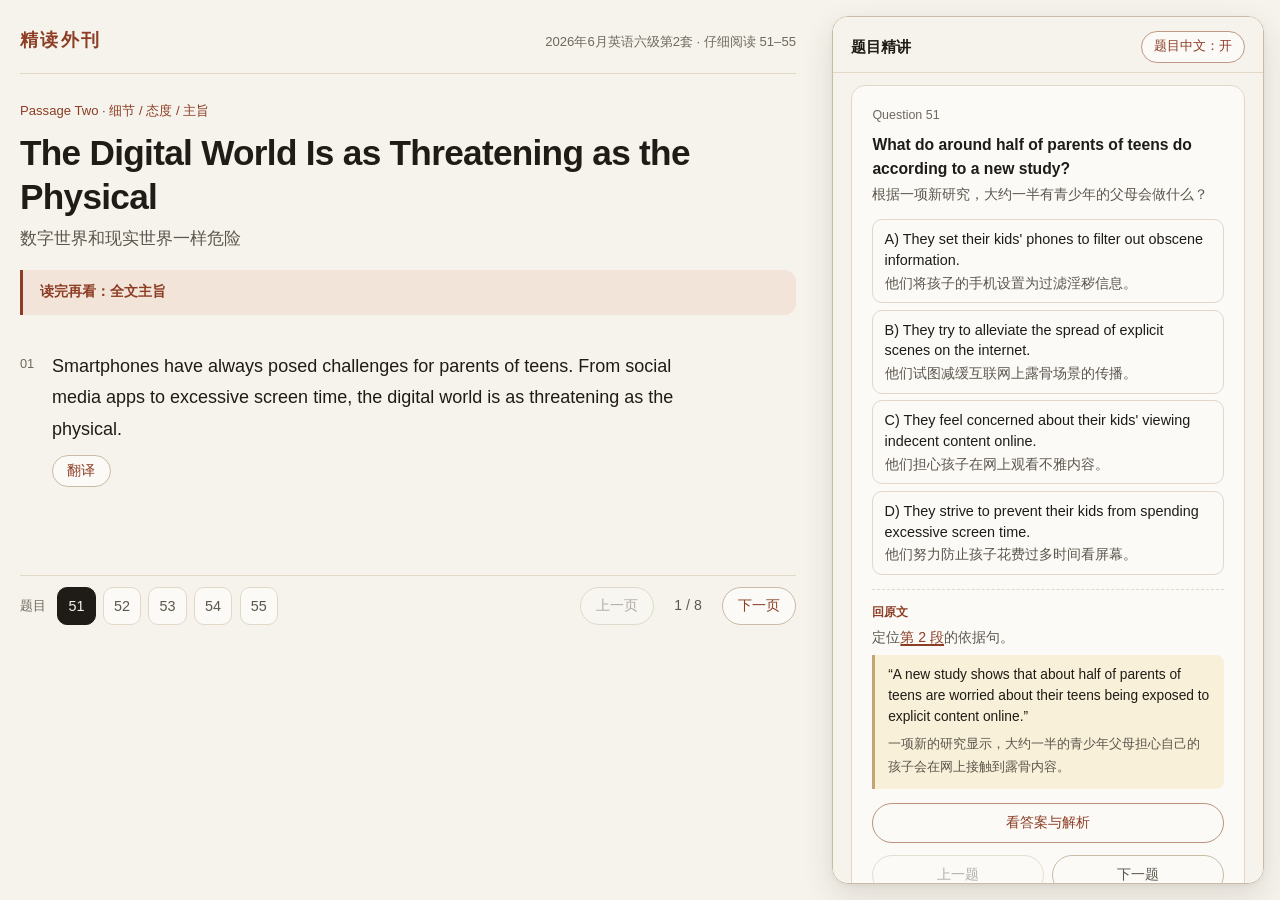
<file: articles/cet6-2026-06-2-smartphones.html>
<!DOCTYPE html>
<html lang="zh-CN">
<head>
  <meta charset="UTF-8" />
  <meta name="viewport" content="width=device-width, initial-scale=1" />
  <title>The Digital World Is as Threatening as the Physical — 精读外刊</title>
  <link rel="stylesheet" href="../assets/style.css" />
</head>
<body>
  <header class="masthead masthead-wide">
    <p class="wordmark"><a href="../index.html">精读外刊</a></p>
    <p class="meta">2026年6月英语六级第2套 · 仔细阅读 51–55</p>
  </header>

  <article class="article-wrap study">
    <header class="study-intro">
      <p class="kicker">Passage Two · 细节 / 态度 / 主旨</p>
      <h1 class="article-title">The Digital World Is as Threatening as the Physical</h1>
      <p class="article-title-zh">数字世界和现实世界一样危险</p>
      <details class="gist">
        <summary>读完再看：全文主旨</summary>
        <p>智能手机给青少年父母带来挑战：既担心孩子接触网上不雅内容，更担心过长屏幕时间造成焦虑、抑郁和孤独。作者自己也在便利沟通与控制屏幕时间之间左右为难。凯特·温斯莱特说，社交媒体让父母害怕，是因为他们并不真正知道那里有什么。作者不主张政府监管，但强调父母现在既要担心现实世界的危险，也要担心悄悄出现在网上的危险。</p>
      </details>
    </header>

    <div class="study-grid">
      <div class="study-left">
        <section class="passage" data-passage>
          <div class="para" id="p1" tabindex="-1">
            <a class="num" href="#p1" aria-label="第 1 段链接">01</a>
            <p class="en" lang="en">Smartphones have always posed challenges for parents of teens. From social media apps to excessive screen time, the digital world is as threatening as the physical.</p>
            <button type="button" class="tr-toggle" aria-expanded="false">翻译</button>
            <p class="zh">智能手机一直给青少年父母带来挑战。从社交媒体应用到过度使用屏幕，数字世界和现实世界一样具有威胁性。<button type="button" class="tr-close">收起</button></p>
          </div>
          <div class="para" id="p2" tabindex="-1">
            <a class="num" href="#p2" aria-label="第 2 段链接">02</a>
            <p class="en" lang="en"><mark class="ev" id="q51-ev" tabindex="-1">A new study shows that about half of parents of teens are worried about their teens being exposed to explicit content online.</mark> This is a valid concern, of course. But there are ways to alleviate the spread of explicit content, from changing the settings in their kids' phone to monitoring such content with apps like Bark.</p>
            <button type="button" class="tr-toggle" aria-expanded="false">翻译</button>
            <p class="zh">一项新的研究显示，大约一半的青少年父母担心自己的孩子会在网上接触到露骨内容。当然，这种担忧是合理的。但是，有一些方法可以减缓露骨内容的传播，比如更改孩子手机中的设置，或使用 Bark 等应用监控这类内容。<button type="button" class="tr-close">收起</button></p>
          </div>
          <div class="para" id="p3" tabindex="-1">
            <a class="num" href="#p3" aria-label="第 3 段链接">03</a>
            <p class="en" lang="en">Just as alarming, if not more so, is that the amount of time teens spend on social media can lead to anxiety and depression.</p>
            <button type="button" class="tr-toggle" aria-expanded="false">翻译</button>
            <p class="zh">同样令人担忧，甚至更加令人担忧的是，青少年花在社交媒体上的时间可能会导致焦虑和抑郁。<button type="button" class="tr-close">收起</button></p>
          </div>
          <div class="para" id="p4" tabindex="-1">
            <a class="num" href="#p4" aria-label="第 4 段链接">04</a>
            <p class="en" lang="en">Excessive screen time has detrimental effects, for a lot of obvious reasons. Constant media consumption inhibits healthy activities associated with childhood, like spending time outside, exercising, talking to friends and family. If it interferes with sleep, that's even worse.</p>
            <button type="button" class="tr-toggle" aria-expanded="false">翻译</button>
            <p class="zh">过度使用屏幕会产生不利影响，原因有很多，而且显而易见。持续接触媒体会妨碍童年时期与健康相关的活动，例如待在户外、锻炼以及与朋友和家人交谈。如果它还干扰睡眠，那就更糟糕了。<button type="button" class="tr-close">收起</button></p>
          </div>
          <div class="para" id="p5" tabindex="-1">
            <a class="num" href="#p5" aria-label="第 5 段链接">05</a>
            <p class="en" lang="en"><mark class="ev" id="q52-ev" tabindex="-1">Ample research shows too much smartphone use produces significant anxiety, depression, and feelings of isolation in teens. Teens log on to social media or spend time online trying to make connections, but end up feeling more alone and sad than ever.</mark> Faceless communication not only produces feelings of isolation and loneliness but increases instances of online bullying and susceptibility to criminal conducts.</p>
            <button type="button" class="tr-toggle" aria-expanded="false">翻译</button>
            <p class="zh">大量研究表明，过度使用智能手机会使青少年产生严重的焦虑、抑郁和孤立感。青少年登录社交媒体或上网，试图建立联系，但最终却比以往任何时候都感到更加孤独和悲伤。无面对面的交流不仅会产生孤立感和孤独感，还会增加网络欺凌事件以及受犯罪行为影响的可能性。<button type="button" class="tr-close">收起</button></p>
          </div>
          <div class="para" id="p6" tabindex="-1">
            <a class="num" href="#p6" aria-label="第 6 段链接">06</a>
            <p class="en" lang="en">Though I've banned most social media, I've still battled smartphone time with my own kids. <mark class="ev" id="q53-ev" tabindex="-1">A lot of the time I wish I could throw my kids' smartphones into the nearest lake.</mark> The convenience of communication—when they need a ride home from school after practice, for instance—often feels like it isn't worth the battle to keep their screen time low and productive, and continue to encourage "real-life" activities outside and with friends and family. I understand the addiction and often tell them I'm not sure how I would have handled having a smartphone as a teen. As an adult, I too, struggle with overuse.</p>
            <button type="button" class="tr-toggle" aria-expanded="false">翻译</button>
            <p class="zh">虽然我已经禁止使用大多数社交媒体，但我仍然一直在和自己的孩子争论使用智能手机的时间。很多时候，我真希望能把孩子们的智能手机扔进最近的湖里。通信的便利性——比如他们课外活动结束后需要搭车回家时——常常让人觉得，为了控制他们的屏幕使用时间，使其保持较低水平并发挥积极作用，同时继续鼓励他们在户外以及与朋友和家人进行“现实生活”活动，并不值得这样争斗。我理解这种成瘾，而且常常告诉他们，我不知道自己在青少年时期拥有一部智能手机会如何应对。作为一个成年人，我也在努力应对过度使用的问题。<button type="button" class="tr-close">收起</button></p>
          </div>
          <div class="para" id="p7" tabindex="-1">
            <a class="num" href="#p7" aria-label="第 7 段链接">07</a>
            <p class="en" lang="en">In a recent TV interview to promote a new film about a mother and daughter navigating social media use, actress Kate Winslet expressed her view on teens and social media—and her concern mirrors the trends. "<mark class="ev" id="q54-ev" tabindex="-1">I do definitely feel that the world of social media is frightening to parents because we don't really know what's there</mark>," she said. "We don't know how our children are using it. We don't know the effects that it's really having on them."</p>
            <button type="button" class="tr-toggle" aria-expanded="false">翻译</button>
            <p class="zh">在最近一次为宣传一部讲述母女共同应对社交媒体使用问题的新电影而进行的电视采访中，女演员凯特·温斯莱特表达了她对青少年和社交媒体的看法，而她的担忧与相关趋势相一致。她说：“我确实觉得，社交媒体的世界令父母感到害怕，因为我们并不真正知道那里有什么。我们不知道自己的孩子是如何使用它的。我们不知道它究竟会对他们产生什么影响。”<button type="button" class="tr-close">收起</button></p>
          </div>
          <div class="para" id="p8" tabindex="-1">
            <a class="num" href="#p8" aria-label="第 8 段链接">08</a>
            <p class="en" lang="en">I don't think the U.S. government should regulate social media and teen smartphone use, but it is a vital topic for parents to understand and take seriously. <mark class="ev" id="q55-ev" tabindex="-1">Unfortunately, now, parents don't just have to worry about real-world dangers, but all the ones sneaking online and the effects they have on teenagers and their mental health.</mark></p>
            <button type="button" class="tr-toggle" aria-expanded="false">翻译</button>
            <p class="zh">我认为美国政府不应监管社交媒体和青少年使用智能手机的问题，但这是一个父母必须了解并认真对待的重要话题。遗憾的是，如今父母不仅要担心现实世界中的危险，还要担心所有悄悄潜入网络的危险，以及这些危险对青少年及其心理健康造成的影响。<button type="button" class="tr-close">收起</button></p>
          </div>
        </section>

        <div class="study-bar">
        <nav class="page-switcher" aria-label="原文翻页">
          <button type="button" class="page-prev">上一页</button>
          <span class="page-count" aria-hidden="true">1 / 8</span>
          <button type="button" class="page-next">下一页</button>
        </nav>
        <nav class="q-switcher" aria-label="切换题目">
          <span class="q-switcher-label">题目</span>
          <button type="button" data-q-goto="51" aria-current="true">51</button>
          <button type="button" data-q-goto="52">52</button>
          <button type="button" data-q-goto="53">53</button>
          <button type="button" data-q-goto="54">54</button>
          <button type="button" data-q-goto="55">55</button>
        </nav>
        </div>
        <p class="sr-only" id="page-status" aria-live="polite"></p>
      </div>

      <p class="sr-only" id="q-status" aria-live="polite"></p>
      <aside class="study-right" aria-label="题目精讲">
        <div class="questions-top"><p class="questions-head">题目精讲</p><button type="button" class="stemzh-toggle" aria-pressed="true">题目中文：开</button></div>
        <section class="questions">
          <div class="q is-active" data-q="51">
            <h2 class="q-label" tabindex="-1">Question 51</h2>
            <p class="stem" lang="en">What do around half of parents of teens do according to a new study?</p>
            <p class="stem-zh">根据一项新研究，大约一半有青少年的父母会做什么？</p>
            <ul class="options">
              <li><button type="button" class="opt" aria-pressed="false"><span class="opt-en" lang="en">A) They set their kids' phones to filter out obscene information.</span><span class="opt-zh">他们将孩子的手机设置为过滤淫秽信息。</span><span class="key-flag">正确答案</span><span class="wrong-flag">选错了</span></button></li>
              <li><button type="button" class="opt" aria-pressed="false"><span class="opt-en" lang="en">B) They try to alleviate the spread of explicit scenes on the internet.</span><span class="opt-zh">他们试图减缓互联网上露骨场景的传播。</span><span class="key-flag">正确答案</span><span class="wrong-flag">选错了</span></button></li>
              <li class="is-key"><button type="button" class="opt" aria-pressed="false"><span class="opt-en" lang="en">C) They feel concerned about their kids' viewing indecent content online.</span><span class="opt-zh">他们担心孩子在网上观看不雅内容。</span><span class="key-flag">正确答案</span><span class="wrong-flag">选错了</span></button></li>
              <li><button type="button" class="opt" aria-pressed="false"><span class="opt-en" lang="en">D) They strive to prevent their kids from spending excessive screen time.</span><span class="opt-zh">他们努力防止孩子花费过多时间看屏幕。</span><span class="key-flag">正确答案</span><span class="wrong-flag">选错了</span></button></li>
            </ul>
            <div class="teach">
              <div class="teach-locate">
              <h3>回原文</h3>
              <p>定位<button class="jump" type="button" data-jump="q51-ev">第 2 段</button>的依据句。</p>
              <blockquote class="evidence">
                <p lang="en">“A new study shows that about half of parents of teens are worried about their teens being exposed to explicit content online.”</p>
                <span class="tr">一项新的研究显示，大约一半的青少年父母担心自己的孩子会在网上接触到露骨内容。</span>
              </blockquote>
              </div>
              <div class="teach-answer" id="ans-51" hidden>
              <h3>怎么选</h3>
              <p>题干的新研究和 half of parents 定位第2段。worried about ... exposed to explicit content online = concerned about ... viewing indecent content online。</p>
              <h3>干扰项</h3>
              <ul>
                <li>A、B 把后文可能的缓解措施说成半数父母已经在做；D 把后文的屏幕时间话题挪到这道研究题上。</li>
              </ul>
              </div>
            </div>
            <button type="button" class="reveal" aria-expanded="false" aria-controls="ans-51">看答案与解析</button>
            <div class="q-pager"><button type="button" class="q-prev">上一题</button><button type="button" class="q-next">下一题</button></div>
          </div>
          <div class="q" data-q="52" hidden>
            <h2 class="q-label" tabindex="-1">Question 52</h2>
            <p class="stem" lang="en">What does a large amount of research show about teens' excessive smartphone use?</p>
            <p class="stem-zh">大量研究显示，青少年过度使用智能手机会造成什么影响？</p>
            <ul class="options">
              <li><button type="button" class="opt" aria-pressed="false"><span class="opt-en" lang="en">A) It allows them less time for meaningful activities.</span><span class="opt-zh">这使他们用于有意义活动的时间减少。</span><span class="key-flag">正确答案</span><span class="wrong-flag">选错了</span></button></li>
              <li class="is-key"><button type="button" class="opt" aria-pressed="false"><span class="opt-en" lang="en">B) It renders them more lonely and low-spirited.</span><span class="opt-zh">这使他们更加孤独和情绪低落。</span><span class="key-flag">正确答案</span><span class="wrong-flag">选错了</span></button></li>
              <li><button type="button" class="opt" aria-pressed="false"><span class="opt-en" lang="en">C) It gives them less time for social interactions.</span><span class="opt-zh">这使他们用于社交活动的时间减少。</span><span class="key-flag">正确答案</span><span class="wrong-flag">选错了</span></button></li>
              <li><button type="button" class="opt" aria-pressed="false"><span class="opt-en" lang="en">D) It makes them more alert to online bullying.</span><span class="opt-zh">这使他们更加警觉网络欺凌。</span><span class="key-flag">正确答案</span><span class="wrong-flag">选错了</span></button></li>
            </ul>
            <div class="teach">
              <div class="teach-locate">
              <h3>回原文</h3>
              <p>定位<button class="jump" type="button" data-jump="q52-ev">第 5 段</button>的依据句。</p>
              <blockquote class="evidence">
                <p lang="en">“Ample research shows too much smartphone use produces significant anxiety, depression, and feelings of isolation in teens. Teens log on to social media or spend time online trying to make connections, but end up feeling more alone and sad than ever.”</p>
                <span class="tr">大量研究表明，过度使用智能手机会使青少年产生严重的焦虑、抑郁和孤立感。青少年登录社交媒体或上网，试图建立联系，但最终却比以往任何时候都感到更加孤独和悲伤。</span>
              </blockquote>
              </div>
              <div class="teach-answer" id="ans-52" hidden>
              <h3>怎么选</h3>
              <p>ample research = a large amount of research，定位第5段。more alone and sad / isolation = more lonely and low-spirited。</p>
              <h3>干扰项</h3>
              <ul>
                <li>A 把第4段的 healthy activities 改成 meaningful activities，且不是本题“大量研究”的结论；C 与原文 trying to make connections 相反；D 把增加欺凌案例改成更加警觉欺凌。</li>
              </ul>
              </div>
            </div>
            <button type="button" class="reveal" aria-expanded="false" aria-controls="ans-52">看答案与解析</button>
            <div class="q-pager"><button type="button" class="q-prev">上一题</button><button type="button" class="q-next">下一题</button></div>
          </div>
          <div class="q" data-q="53" hidden>
            <h2 class="q-label" tabindex="-1">Question 53</h2>
            <p class="stem" lang="en">What do we learn about the author's feelings regarding smartphones and screen time?</p>
            <p class="stem-zh">我们从作者对智能手机和屏幕使用时间的看法中了解到什么？</p>
            <ul class="options">
              <li><button type="button" class="opt" aria-pressed="false"><span class="opt-en" lang="en">A) They are deep-seated.</span><span class="opt-zh">这种看法根深蒂固。</span><span class="key-flag">正确答案</span><span class="wrong-flag">选错了</span></button></li>
              <li><button type="button" class="opt" aria-pressed="false"><span class="opt-en" lang="en">B) They are instinctive.</span><span class="opt-zh">这种看法出于本能。</span><span class="key-flag">正确答案</span><span class="wrong-flag">选错了</span></button></li>
              <li><button type="button" class="opt" aria-pressed="false"><span class="opt-en" lang="en">C) They are unique.</span><span class="opt-zh">这种看法与众不同。</span><span class="key-flag">正确答案</span><span class="wrong-flag">选错了</span></button></li>
              <li class="is-key"><button type="button" class="opt" aria-pressed="false"><span class="opt-en" lang="en">D) They are mixed.</span><span class="opt-zh">这种看法很复杂，兼具正反两面。</span><span class="key-flag">正确答案</span><span class="wrong-flag">选错了</span></button></li>
            </ul>
            <div class="teach">
              <div class="teach-locate">
              <h3>回原文</h3>
              <p>定位<button class="jump" type="button" data-jump="q53-ev">第 6 段</button>的依据句。</p>
              <blockquote class="evidence">
                <p lang="en">“A lot of the time I wish I could throw my kids' smartphones into the nearest lake. The convenience of communication—when they need a ride home from school after practice, for instance—often feels like it isn't worth the battle... I understand the addiction... As an adult, I too, struggle with overuse.”</p>
                <span class="tr">很多时候，我真希望能把孩子们的智能手机扔进最近的湖里。通信的便利性……常常让人觉得……并不值得这样争斗。我理解这种成瘾……作为一个成年人，我也在努力应对过度使用的问题。</span>
              </blockquote>
              </div>
              <div class="teach-answer" id="ans-53" hidden>
              <h3>怎么选</h3>
              <p>第6段既有强烈反感（扔进湖里），又承认沟通便利、理解成瘾、自己也会过度使用，态度是 mixed。</p>
              <h3>干扰项</h3>
              <ul>
                <li>A 只看到反感的一面；B 把强烈情绪说成本能，原文有理性权衡；C 无中生有，作者还说理解这种成瘾，说明并不独特。</li>
              </ul>
              </div>
            </div>
            <button type="button" class="reveal" aria-expanded="false" aria-controls="ans-53">看答案与解析</button>
            <div class="q-pager"><button type="button" class="q-prev">上一题</button><button type="button" class="q-next">下一题</button></div>
          </div>
          <div class="q" data-q="54" hidden>
            <h2 class="q-label" tabindex="-1">Question 54</h2>
            <p class="stem" lang="en">What does actress Kate Winslet think about the world of social media?</p>
            <p class="stem-zh">女演员凯特·温斯莱特如何看待社交媒体的世界？</p>
            <ul class="options">
              <li><button type="button" class="opt" aria-pressed="false"><span class="opt-en" lang="en">A) It poses increasing challenges to parents trying to ensure internet safety.</span><span class="opt-zh">对于试图确保网络安全的父母而言，它带来的挑战日益增多。</span><span class="key-flag">正确答案</span><span class="wrong-flag">选错了</span></button></li>
              <li class="is-key"><button type="button" class="opt" aria-pressed="false"><span class="opt-en" lang="en">B) It scares parents because they don't really know what is on the screen.</span><span class="opt-zh">它让父母感到害怕，因为他们并不真正知道屏幕上有什么。</span><span class="key-flag">正确答案</span><span class="wrong-flag">选错了</span></button></li>
              <li><button type="button" class="opt" aria-pressed="false"><span class="opt-en" lang="en">C) It is a sphere difficult for parents and their teens to navigate.</span><span class="opt-zh">这是一个父母和他们的青少年子女都难以应对的领域。</span><span class="key-flag">正确答案</span><span class="wrong-flag">选错了</span></button></li>
              <li><button type="button" class="opt" aria-pressed="false"><span class="opt-en" lang="en">D) It is full of uncertainties frightful to parents and their teens.</span><span class="opt-zh">其中充满了令父母和他们的青少年子女感到恐惧的不确定性。</span><span class="key-flag">正确答案</span><span class="wrong-flag">选错了</span></button></li>
            </ul>
            <div class="teach">
              <div class="teach-locate">
              <h3>回原文</h3>
              <p>定位<button class="jump" type="button" data-jump="q54-ev">第 7 段</button>的依据句。</p>
              <blockquote class="evidence">
                <p lang="en">“I do definitely feel that the world of social media is frightening to parents because we don't really know what's there.”</p>
                <span class="tr">我确实觉得，社交媒体的世界令父母感到害怕，因为我们并不真正知道那里有什么。</span>
              </blockquote>
              </div>
              <div class="teach-answer" id="ans-54" hidden>
              <h3>怎么选</h3>
              <p>温斯莱特原话是 frightening to parents because we don't really know what's there，与 B 几乎是同义替换。部分对答案汇总把此题写成 A，但 A 添加了原文没有的 increasing challenges 和 ensure internet safety，不如 B 贴合原句。</p>
              <h3>干扰项</h3>
              <ul>
                <li>A 无中生有；C 来自电影简介 navigating social media use，不是她的观点；D 把害怕的主体扩大到 teens。（部分对答案页把本题写成 A：A 的 increasing challenges、ensure internet safety 在温斯莱特原话里都找不到，只是泛泛的“挑战”，不如 B 贴合原句。）</li>
              </ul>
              </div>
            </div>
            <button type="button" class="reveal" aria-expanded="false" aria-controls="ans-54">看答案与解析</button>
            <div class="q-pager"><button type="button" class="q-prev">上一题</button><button type="button" class="q-next">下一题</button></div>
          </div>
          <div class="q" data-q="55" hidden>
            <h2 class="q-label" tabindex="-1">Question 55</h2>
            <p class="stem" lang="en">What message does the author try to convey in the last paragraph?</p>
            <p class="stem-zh">作者试图在最后一段传达什么信息？</p>
            <ul class="options">
              <li class="is-key"><button type="button" class="opt" aria-pressed="false"><span class="opt-en" lang="en">A) Parents have to be concerned about dangers to their teens in both real and virtual worlds.</span><span class="opt-zh">父母必须关注现实世界和虚拟世界中对青少年子女构成的危险。</span><span class="key-flag">正确答案</span><span class="wrong-flag">选错了</span></button></li>
              <li><button type="button" class="opt" aria-pressed="false"><span class="opt-en" lang="en">B) Governments have responsibilities in regulating social media and teens' smartphone use.</span><span class="opt-zh">政府有责任监管社交媒体以及青少年对智能手机的使用。</span><span class="key-flag">正确答案</span><span class="wrong-flag">选错了</span></button></li>
              <li><button type="button" class="opt" aria-pressed="false"><span class="opt-en" lang="en">C) Parents should provide guidance to their teens in the use of social media.</span><span class="opt-zh">父母应当指导青少年子女使用社交媒体。</span><span class="key-flag">正确答案</span><span class="wrong-flag">选错了</span></button></li>
              <li><button type="button" class="opt" aria-pressed="false"><span class="opt-en" lang="en">D) Online dangers are as serious as problems with teenagers' mental health.</span><span class="opt-zh">网络危险与青少年心理健康问题同样严重。</span><span class="key-flag">正确答案</span><span class="wrong-flag">选错了</span></button></li>
            </ul>
            <div class="teach">
              <div class="teach-locate">
              <h3>回原文</h3>
              <p>定位<button class="jump" type="button" data-jump="q55-ev">第 8 段</button>的依据句。</p>
              <blockquote class="evidence">
                <p lang="en">“Unfortunately, now, parents don't just have to worry about real-world dangers, but all the ones sneaking online and the effects they have on teenagers and their mental health.”</p>
                <span class="tr">遗憾的是，如今父母不仅要担心现实世界中的危险，还要担心所有悄悄潜入网络的危险，以及这些危险对青少年及其心理健康造成的影响。</span>
              </blockquote>
              </div>
              <div class="teach-answer" id="ans-55" hidden>
              <h3>怎么选</h3>
              <p>末段核心是 don't just ... real-world dangers, but all the ones sneaking online = 现实与虚拟两头都要担心。前半句还明确说作者不认为政府应该监管。</p>
              <h3>干扰项</h3>
              <ul>
                <li>B 与 I don't think the U.S. government should regulate 相反；C 把 understand and take seriously 改成提供指导；D 把“网络危险对心理健康的影响”改成两者严重程度的比较。</li>
              </ul>
              </div>
            </div>
            <button type="button" class="reveal" aria-expanded="false" aria-controls="ans-55">看答案与解析</button>
            <div class="q-pager"><button type="button" class="q-prev">上一题</button><button type="button" class="q-next">下一题</button></div>
          </div>
        </section>
      </aside>
    </div>
  </article>
  <script src="../assets/app.js"></script>
</body>
</html>
</file>
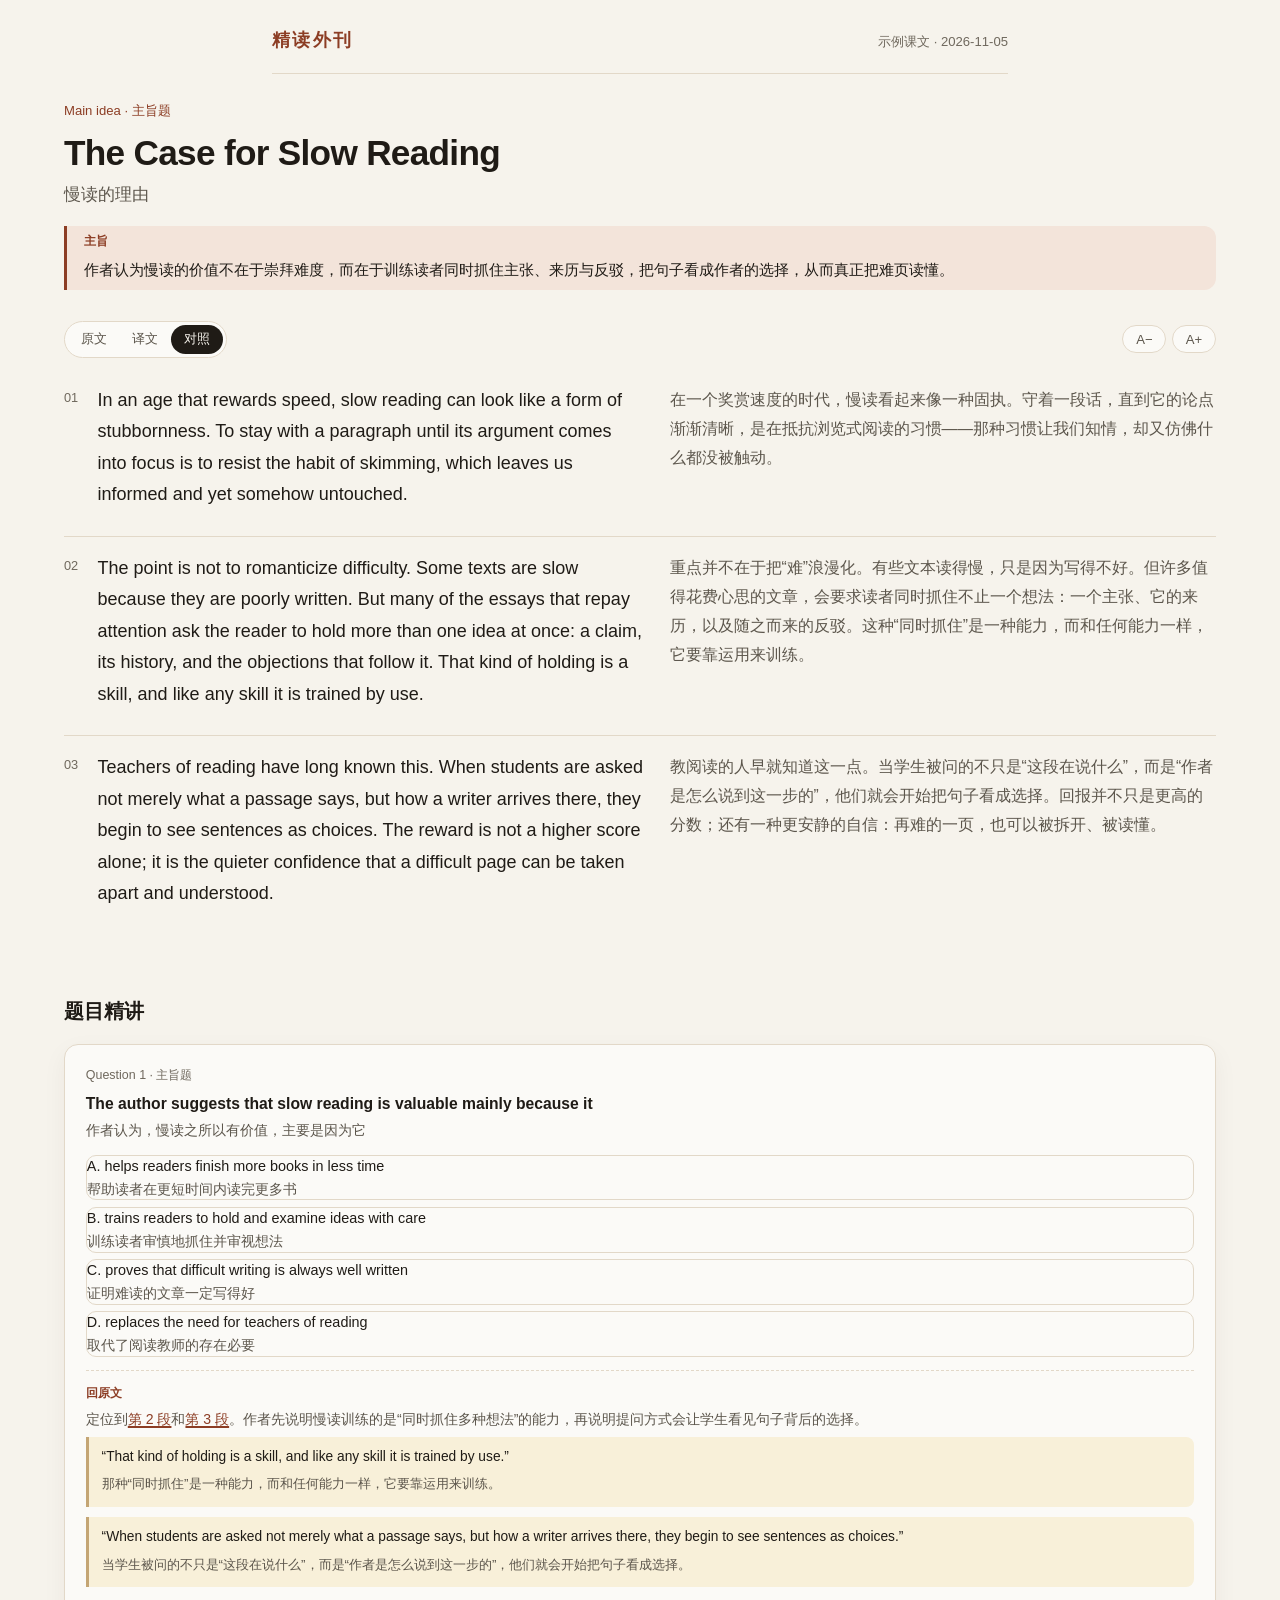
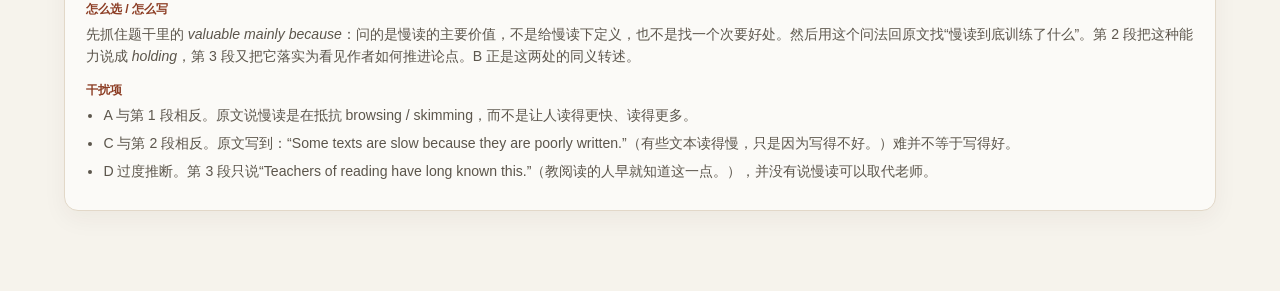
<file: articles/example.html>
<!DOCTYPE html>
<html lang="zh-CN">
<head>
  <meta charset="UTF-8" />
  <meta name="viewport" content="width=device-width, initial-scale=1" />
  <title>The Case for Slow Reading — 精读外刊</title>
  <link rel="stylesheet" href="../assets/style.css" />
</head>
<body>
  <header class="masthead">
    <p class="wordmark"><a href="../index.html">精读外刊</a></p>
    <p class="meta">示例课文 · 2026-11-05</p>
  </header>
  <article class="article-wrap">
    <p class="kicker">Main idea · 主旨题</p>
    <h1 class="article-title">The Case for Slow Reading</h1>
    <p class="article-title-zh">慢读的理由</p>

    <section class="gist">
      <h2>主旨</h2>
      <p>作者认为慢读的价值不在于崇拜难度，而在于训练读者同时抓住主张、来历与反驳，把句子看成作者的选择，从而真正把难页读懂。</p>
    </section>

    <div class="toolbar">
      <div class="seg" role="tablist" aria-label="阅读视图">
        <button type="button" data-view="en">原文</button>
        <button type="button" data-view="zh">译文</button>
        <button type="button" class="is-active" data-view="bilingual">对照</button>
      </div>
      <div class="type-controls" aria-label="字号">
        <button type="button" class="type-btn" data-type="-1" title="减小字号">A−</button>
        <button type="button" class="type-btn" data-type="1" title="增大字号">A+</button>
      </div>
    </div>

    <section class="passage" data-passage data-mode="bilingual">
      <div class="para" id="p1">
        <span class="num">01</span>
        <p class="en">In an age that rewards speed, slow reading can look like a form of stubbornness. To stay with a paragraph until its argument comes into focus is to resist the habit of skimming, which leaves us informed and yet somehow untouched.</p>
        <p class="zh">在一个奖赏速度的时代，慢读看起来像一种固执。守着一段话，直到它的论点渐渐清晰，是在抵抗浏览式阅读的习惯——那种习惯让我们知情，却又仿佛什么都没被触动。</p>
      </div>
      <div class="para" id="p2">
        <span class="num">02</span>
        <p class="en">The point is not to romanticize difficulty. Some texts are slow because they are poorly written. But many of the essays that repay attention ask the reader to hold more than one idea at once: a claim, its history, and the objections that follow it. That kind of holding is a skill, and like any skill it is trained by use.</p>
        <p class="zh">重点并不在于把“难”浪漫化。有些文本读得慢，只是因为写得不好。但许多值得花费心思的文章，会要求读者同时抓住不止一个想法：一个主张、它的来历，以及随之而来的反驳。这种“同时抓住”是一种能力，而和任何能力一样，它要靠运用来训练。</p>
      </div>
      <div class="para" id="p3">
        <span class="num">03</span>
        <p class="en">Teachers of reading have long known this. When students are asked not merely what a passage says, but how a writer arrives there, they begin to see sentences as choices. The reward is not a higher score alone; it is the quieter confidence that a difficult page can be taken apart and understood.</p>
        <p class="zh">教阅读的人早就知道这一点。当学生被问的不只是“这段在说什么”，而是“作者是怎么说到这一步的”，他们就会开始把句子看成选择。回报并不只是更高的分数；还有一种更安静的自信：再难的一页，也可以被拆开、被读懂。</p>
      </div>
    </section>

    <section class="questions">
      <h2>题目精讲</h2>
      <div class="q">
        <p class="q-label">Question 1 · 主旨题</p>
        <p class="stem">The author suggests that slow reading is valuable mainly because it</p>
        <p class="stem-zh">作者认为，慢读之所以有价值，主要是因为它</p>
        <ul class="options">
          <li>
            <p class="opt-en">A. helps readers finish more books in less time</p>
            <p class="opt-zh">帮助读者在更短时间内读完更多书</p>
          </li>
          <li class="is-key">
            <p class="opt-en">B. trains readers to hold and examine ideas with care <span class="key-flag">正确答案</span></p>
            <p class="opt-zh">训练读者审慎地抓住并审视想法</p>
          </li>
          <li>
            <p class="opt-en">C. proves that difficult writing is always well written</p>
            <p class="opt-zh">证明难读的文章一定写得好</p>
          </li>
          <li>
            <p class="opt-en">D. replaces the need for teachers of reading</p>
            <p class="opt-zh">取代了阅读教师的存在必要</p>
          </li>
        </ul>
        <div class="teach">
          <h3>回原文</h3>
          <p>定位到<button class="jump" type="button" data-jump="p2">第 2 段</button>和<button class="jump" type="button" data-jump="p3">第 3 段</button>。作者先说明慢读训练的是“同时抓住多种想法”的能力，再说明提问方式会让学生看见句子背后的选择。</p>
          <blockquote class="evidence">
            <p>“That kind of holding is a skill, and like any skill it is trained by use.”</p>
            <span class="tr">那种“同时抓住”是一种能力，而和任何能力一样，它要靠运用来训练。</span>
          </blockquote>
          <blockquote class="evidence">
            <p>“When students are asked not merely what a passage says, but how a writer arrives there, they begin to see sentences as choices.”</p>
            <span class="tr">当学生被问的不只是“这段在说什么”，而是“作者是怎么说到这一步的”，他们就会开始把句子看成选择。</span>
          </blockquote>
          <h3>怎么选 / 怎么写</h3>
          <p>先抓住题干里的 <em>valuable mainly because</em>：问的是慢读的主要价值，不是给慢读下定义，也不是找一个次要好处。然后用这个问法回原文找“慢读到底训练了什么”。第 2 段把这种能力说成 <em>holding</em>，第 3 段又把它落实为看见作者如何推进论点。B 正是这两处的同义转述。</p>
          <h3>干扰项</h3>
          <ul>
            <li>A 与第 1 段相反。原文说慢读是在抵抗 browsing / skimming，而不是让人读得更快、读得更多。</li>
            <li>C 与第 2 段相反。原文写到：“Some texts are slow because they are poorly written.”（有些文本读得慢，只是因为写得不好。）难并不等于写得好。</li>
            <li>D 过度推断。第 3 段只说“Teachers of reading have long known this.”（教阅读的人早就知道这一点。），并没有说慢读可以取代老师。</li>
          </ul>
        </div>
      </div>
    </section>
  </article>
  <script src="../assets/app.js"></script>
</body>
</html>
</file>
<file: assets/style.css>
/* 精读外刊 — clean study layout, Apple system fonts */
:root {
  --paper: #f6f3ec;
  --paper-raised: #fbfaf7;
  --ink: #1f1b16;
  --ink-soft: #5c564c;
  --ink-faint: #6f685d;
  --rule: #e2d8c8;
  --rule-strong: #c9bba6;
  --accent: #8c3d24;
  --accent-soft: #f3e4da;
  --gold: #c4a574;
  --highlight: #f4e2b0;
  --correct: #2f5d43;
  --correct-bg: #e6f0ea;
  --shadow: 0 8px 24px rgba(50, 38, 22, 0.05);
  --apple: -apple-system, BlinkMacSystemFont, "SF Pro Text", "SF Pro Display", "Helvetica Neue", "PingFang SC", "Hiragino Sans GB", "Microsoft YaHei UI", "Microsoft YaHei", sans-serif;
  --serif-en: var(--apple);
  --serif-zh: var(--apple);
  --sans: var(--apple);
  --measure: 46rem;
  --study-max: 78rem;
}

* { box-sizing: border-box; }

html { scroll-behavior: smooth; }

@media (prefers-reduced-motion: reduce) {
  html { scroll-behavior: auto; }
  *, *::before, *::after {
    animation-duration: 0.01ms !important;
    animation-iteration-count: 1 !important;
    transition-duration: 0.01ms !important;
  }
}

body {
  margin: 0;
  background: var(--paper);
  color: var(--ink);
  font-family: var(--apple);
  font-size: 18px;
  line-height: 1.7;
  -webkit-font-smoothing: antialiased;
  text-rendering: optimizeLegibility;
}

a {
  color: var(--accent);
  text-decoration-thickness: 1px;
  text-underline-offset: 0.18em;
}
a:hover { color: #6b2c18; }
:focus-visible {
  outline: 2px solid var(--accent);
  outline-offset: 3px;
}

.masthead,
.article-wrap,
.home-main,
.site-footer {
  width: min(var(--measure), calc(100% - 2.5rem));
  margin-left: auto;
  margin-right: auto;
}

body.is-bilingual .article-wrap {
  width: min(72rem, calc(100% - 2.5rem));
}

.masthead.masthead-wide,
.article-wrap.study {
  width: min(var(--study-max), calc(100% - 2.5rem));
}

.masthead {
  padding: 1.6rem 0 1.1rem;
  border-bottom: 1px solid var(--rule);
  display: flex;
  align-items: baseline;
  justify-content: space-between;
  gap: 1rem;
}

.wordmark {
  margin: 0;
  font-family: var(--serif-zh);
  font-size: 1.1rem;
  font-weight: 600;
  letter-spacing: 0.14em;
  color: var(--accent);
}
.wordmark a { color: inherit; text-decoration: none; }

.tagline,
.meta {
  margin: 0;
  font-family: var(--sans);
  font-size: 0.82rem;
  color: var(--ink-faint);
}

.home-main { padding: 2.4rem 0 4rem; }

.lede {
  max-width: 36rem;
  margin: 0 0 2.4rem;
  color: var(--ink-soft);
  font-size: 1.05rem;
}

.catalog { display: grid; gap: 1rem; }

.card {
  display: block;
  background: var(--paper-raised);
  border: 1px solid var(--rule);
  border-radius: 14px;
  padding: 1.25rem 1.35rem 1.2rem;
  text-decoration: none;
  color: inherit;
  box-shadow: var(--shadow);
  transition: transform 0.18s ease, border-color 0.18s ease;
}
.card:hover {
  transform: translateY(-2px);
  border-color: var(--rule-strong);
}

.card-kicker {
  display: flex;
  gap: 0.7rem;
  align-items: center;
  font-family: var(--sans);
  font-size: 0.78rem;
  color: var(--ink-faint);
  margin-bottom: 0.45rem;
}

.badge {
  display: inline-block;
  padding: 0.1rem 0.45rem;
  border: 1px solid var(--rule-strong);
  border-radius: 999px;
  color: var(--accent);
}

.card h2 {
  margin: 0 0 0.35rem;
  font-size: 1.3rem;
  line-height: 1.35;
  font-weight: 600;
}
.card h2 small {
  display: block;
  margin-top: 0.2rem;
  font-weight: 400;
  font-size: 0.95rem;
  color: var(--ink-soft);
}
.card p {
  margin: 0;
  color: var(--ink-soft);
  font-size: 0.95rem;
}

.empty {
  padding: 1.4rem 0 0.2rem;
  color: var(--ink-soft);
}

.article-wrap { padding: 1.6rem 0 4rem; }

.kicker {
  font-family: var(--sans);
  font-size: 0.82rem;
  color: var(--accent);
  margin: 0 0 0.55rem;
}

.article-title {
  margin: 0 0 0.4rem;
  font-family: var(--serif-en);
  font-size: clamp(1.7rem, 3.2vw, 2.2rem);
  line-height: 1.25;
  font-weight: 600;
  letter-spacing: -0.02em;
  overflow-wrap: break-word;
  max-width: 100%;
}

.article-title-zh {
  margin: 0 0 1rem;
  font-size: 1.05rem;
  color: var(--ink-soft);
  font-weight: 400;
}

/* Legacy toolbar for example.html */
.toolbar {
  position: sticky;
  top: 0;
  z-index: 5;
  display: flex;
  flex-wrap: wrap;
  gap: 0.5rem;
  align-items: center;
  justify-content: space-between;
  padding: 0.7rem 0;
  background: color-mix(in srgb, var(--paper) 88%, transparent);
  backdrop-filter: blur(10px);
}

.seg {
  display: inline-flex;
  background: var(--paper-raised);
  border: 1px solid var(--rule);
  border-radius: 999px;
  padding: 0.18rem;
}

.seg button,
.type-btn {
  appearance: none;
  border: 0;
  background: transparent;
  color: var(--ink-soft);
  font-family: var(--sans);
  font-size: 0.82rem;
  padding: 0.35rem 0.8rem;
  border-radius: 999px;
  cursor: pointer;
}

.seg button.is-active {
  background: var(--ink);
  color: var(--paper);
}

.type-btn {
  border: 1px solid var(--rule);
  background: var(--paper-raised);
}
.type-controls { display: flex; gap: 0.35rem; }

.gist {
  background: var(--accent-soft);
  border-left: 3px solid var(--accent);
  border-radius: 0 12px 12px 0;
  padding: 0.35rem 1.05rem 0.5rem;
  margin: 0 0 1.2rem;
}
.gist summary {
  cursor: pointer;
  min-height: 32px;
  display: flex;
  align-items: center;
  font-weight: 600;
  font-size: 0.85rem;
  color: var(--accent);
}
.gist[open] summary { margin-bottom: 0.35rem; }
.gist h2 {
  margin: 0 0 0.3rem;
  font-family: var(--sans);
  font-size: 0.78rem;
  color: var(--accent);
  font-weight: 600;
}
.gist p { margin: 0; color: var(--ink); font-size: 0.95rem; line-height: 1.65; overflow-wrap: break-word; }

/* —— Study split layout —— */
.study-intro { margin-bottom: 1.2rem; }

.study-grid {
  display: grid;
  grid-template-columns: minmax(0, 1fr) minmax(240px, 20rem);
  gap: 1.25rem 1.75rem;
  align-items: start;
}

.study-left {
  min-width: 0;
  display: flex;
  flex-direction: column;
  gap: 1rem;
}

.study-right {
  min-width: 0;
  position: sticky;
  top: 1rem;
  max-height: calc(100vh - 2rem);
  overflow: auto;
}

.passage { margin: 0; padding-bottom: 3.75rem; }

.para {
  position: relative;
  padding: 1rem 0 1rem 2rem;
  border-bottom: 1px solid var(--rule);
}
.para:last-of-type { border-bottom: 0; }

.para .num {
  position: absolute;
  left: 0;
  top: 1.15rem;
  font-family: var(--sans);
  font-size: 0.8rem;
  color: var(--ink-faint);
  text-decoration: none;
}
.para .num:hover { color: var(--accent); text-decoration: underline; }

.en {
  font-family: var(--serif-en);
  font-size: 1.125rem;
  line-height: 1.75;
  margin: 0 0 0.55rem;
  max-width: 42rem;
}

.zh {
  font-family: var(--serif-zh);
  font-size: 0.98rem;
  line-height: 1.85;
  margin: 0.55rem 0 0;
  color: var(--ink-soft);
  max-width: 42rem;
}

/* Per-paragraph translation (study page) */
.study .para > .zh { display: none; }
.study .para.is-open > .zh { display: block; }

.tr-toggle {
  appearance: none;
  border: 1px solid var(--rule-strong);
  background: var(--paper-raised);
  color: var(--accent);
  font-family: var(--sans);
  font-size: 0.85rem;
  min-height: 32px;
  padding: 0.3rem 0.9rem;
  margin-bottom: 0.5rem;
  border-radius: 999px;
  cursor: pointer;
}
.tr-toggle:hover {
  border-color: var(--accent);
  background: var(--accent-soft);
}
.para.is-open .tr-toggle {
  background: var(--accent-soft);
  border-color: color-mix(in srgb, var(--accent) 40%, var(--rule));
}

/* Legacy example.html view modes */
[data-mode="en"] .zh,
[data-mode="zh"] .en { display: none; }
[data-mode="zh"] .zh { color: var(--ink); }
[data-mode="bilingual"] .para {
  display: grid;
  grid-template-columns: 1fr 1fr;
  gap: 1.6rem;
  padding-left: 2.1rem;
}
[data-mode="bilingual"] .zh { margin: 0; }

.para.is-lit {
  background: color-mix(in srgb, var(--highlight) 55%, transparent);
  margin-left: -0.6rem;
  margin-right: -0.6rem;
  padding-left: calc(2rem + 0.6rem);
  padding-right: 0.6rem;
  border-radius: 10px;
}

/* Question switcher — bottom of left column */
.q-switcher {
  display: flex;
  flex-wrap: wrap;
  align-items: center;
  gap: 0.45rem;
  padding: 0.85rem 0 0.2rem;
  border-top: 1px solid var(--rule);
  position: sticky;
  bottom: 0;
  background: color-mix(in srgb, var(--paper) 97%, white);
  backdrop-filter: blur(10px);
}
.q-switcher-label {
  margin-right: 0.25rem;
  font-size: 0.82rem;
  color: var(--ink-faint);
}
.q-switcher button {
  appearance: none;
  min-width: 2.4rem;
  height: 2.4rem;
  border: 1px solid var(--rule);
  background: var(--paper-raised);
  color: var(--ink-soft);
  font-family: var(--sans);
  font-size: 0.9rem;
  border-radius: 10px;
  cursor: pointer;
}
.q-switcher button:hover { border-color: var(--rule-strong); color: var(--ink); }
.q-switcher button[aria-current="true"] {
  background: var(--ink);
  border-color: var(--ink);
  color: var(--paper);
}

/* Right question pane */
.study-right .questions-head {
  margin: 0 0 0.65rem;
  font-size: 0.95rem;
  font-weight: 600;
}

.study .q {
  display: none;
  background: var(--paper-raised);
  border: 1px solid var(--rule);
  border-radius: 14px;
  padding: 1rem 1.05rem 1.1rem;
  box-shadow: var(--shadow);
  margin: 0;
}
.study .q.is-active { display: block; }

/* Legacy stacked questions (example.html) */
.questions h2 {
  margin: 0 0 1rem;
  font-size: 1.25rem;
}
.questions .q {
  background: var(--paper-raised);
  border: 1px solid var(--rule);
  border-radius: 14px;
  padding: 1.2rem 1.3rem 1.3rem;
  margin: 0 0 1rem;
  box-shadow: var(--shadow);
}
.study .questions .q { margin: 0; }

.q-label {
  font-family: var(--sans);
  font-size: 0.78rem;
  color: var(--ink-faint);
  margin: 0 0 0.4rem;
}

.stem {
  margin: 0 0 0.2rem;
  font-weight: 600;
  font-size: 0.98rem;
  line-height: 1.5;
}
.stem-zh {
  margin: 0 0 0.85rem;
  color: var(--ink-soft);
  font-size: 0.9rem;
  line-height: 1.55;
}

.options {
  list-style: none;
  margin: 0;
  padding: 0;
  display: grid;
  gap: 0.4rem;
}
.options li {
  border: 1px solid var(--rule);
  border-radius: 10px;
  padding: 0.55rem 0.7rem;
}
.options .opt-en {
  font-family: var(--serif-en);
  margin: 0;
  font-size: 0.9rem;
  line-height: 1.45;
}
.options .opt-zh {
  margin: 0.18rem 0 0;
  color: var(--ink-soft);
  font-size: 0.86rem;
  line-height: 1.45;
}
.q.is-revealed .options li.is-key {
  border-color: color-mix(in srgb, var(--correct) 45%, var(--rule));
  background: var(--correct-bg);
}
.key-flag {
  display: inline-block;
  margin-left: 0.3rem;
  font-family: var(--sans);
  font-size: 0.7rem;
  color: var(--correct);
}

.teach {
  margin-top: 0.85rem;
  padding-top: 0.75rem;
  border-top: 1px dashed var(--rule);
}
.teach h3 {
  margin: 0.75rem 0 0.25rem;
  font-family: var(--sans);
  font-size: 0.78rem;
  color: var(--accent);
  font-weight: 600;
}
.teach h3:first-child { margin-top: 0; }
.teach p,
.teach li {
  color: var(--ink-soft);
  font-size: 0.88rem;
  line-height: 1.55;
  margin: 0 0 0.4rem;
}
.teach ul {
  margin: 0.2rem 0 0;
  padding-left: 1.1rem;
}

blockquote.evidence {
  margin: 0.35rem 0 0.65rem;
  padding: 0.65rem 0.8rem;
  background: color-mix(in srgb, var(--highlight) 42%, var(--paper-raised));
  border-left: 3px solid var(--gold);
  border-radius: 0 8px 8px 0;
}
blockquote.evidence p {
  margin: 0;
  color: var(--ink);
  font-size: 0.86rem;
  line-height: 1.5;
}
blockquote.evidence .tr {
  display: block;
  margin-top: 0.35rem;
  color: var(--ink-soft);
  font-size: 0.84rem;
}

.jump {
  appearance: none;
  border: 0;
  background: none;
  color: var(--accent);
  font-family: inherit;
  font-size: inherit;
  cursor: pointer;
  padding: 0;
  text-decoration: underline;
  text-decoration-thickness: 1.5px;
  text-underline-offset: 0.16em;
}

.site-footer {
  padding: 0 0 2.8rem;
  color: var(--ink-faint);
  font-family: var(--sans);
  font-size: 0.82rem;
}

/* —— Study page additions —— */
.sr-only {
  position: absolute; width: 1px; height: 1px; padding: 0; margin: -1px;
  overflow: hidden; clip: rect(0 0 0 0); white-space: nowrap; border: 0;
}
.study .para > .zh {
  border-left: 2px solid var(--rule-strong);
  padding-left: 0.75rem;
}
.tr-close {
  appearance: none; border: 0; background: none; cursor: pointer;
  margin-left: 0.5rem; padding: 0.1rem 0.3rem; min-height: 24px;
  font-family: var(--sans); font-size: 0.78rem; color: var(--accent);
  text-decoration: underline; text-decoration-thickness: 1px; text-underline-offset: 0.16em;
}
mark.ev { background: none; color: inherit; border-radius: 3px; }
mark.ev.is-active {
  background: color-mix(in srgb, var(--highlight) 40%, transparent);
  box-shadow: 0 0 0 2px color-mix(in srgb, var(--highlight) 40%, transparent);
}
.para.is-lit mark.ev.is-active {
  background: color-mix(in srgb, var(--gold) 45%, transparent);
  box-shadow: 0 0 0 2px color-mix(in srgb, var(--gold) 45%, transparent);
}
.back-to-q {
  appearance: none; display: inline-flex; align-items: center; margin: 0.5rem 0 0 0.5rem;
  min-height: 32px; padding: 0.3rem 0.9rem; border-radius: 999px; cursor: pointer;
  border: 1px solid var(--accent); background: var(--accent); color: var(--paper-raised);
  font-family: var(--sans); font-size: 0.85rem;
}
.questions-top { display: flex; align-items: center; justify-content: space-between; gap: 0.5rem; margin: 0 0 0.65rem; }
.questions-top .questions-head { margin: 0; }
.stemzh-toggle, .reveal, .q-pager button {
  appearance: none; cursor: pointer; font-family: var(--sans); border-radius: 999px;
  border: 1px solid var(--rule-strong); background: var(--paper-raised); color: var(--ink-soft);
}
.stemzh-toggle { min-height: 32px; padding: 0.2rem 0.75rem; font-size: 0.8rem; }
.stemzh-toggle[aria-pressed="true"] { color: var(--accent); border-color: color-mix(in srgb, var(--accent) 40%, var(--rule)); }
body.hide-stem-zh .stem-zh, body.hide-stem-zh .opt-zh { display: none; }
body.hide-stem-zh .stem { margin-bottom: 0.85rem; }
.questions h2.q-label { font-weight: 400; font-size: 0.78rem; margin: 0 0 0.4rem; }
.options li { padding: 0; }
.opt {
  appearance: none; display: block; width: 100%; text-align: left; cursor: pointer;
  border: 0; background: none; color: inherit; font: inherit; padding: 0.55rem 0.7rem; border-radius: 10px;
}
.opt:hover { background: color-mix(in srgb, var(--accent-soft) 50%, transparent); }
.options .opt-en, .options .opt-zh { display: block; }
.key-flag, .wrong-flag { display: none; }
.q.is-revealed li.is-key .key-flag { display: inline-block; }
.wrong-flag { margin-left: 0.3rem; font-family: var(--sans); font-size: 0.75rem; color: var(--accent); font-weight: 600; }
.q.is-revealed li.is-picked:not(.is-key) .wrong-flag { display: inline-block; }
.q.is-revealed li.is-picked:not(.is-key) {
  border-color: var(--accent); border-style: dashed;
  background: var(--accent-soft);
}
li.is-picked { border-color: var(--ink-soft); }
.key-flag { font-size: 0.75rem !important; font-weight: 600; }
.reveal {
  display: block; width: 100%; min-height: 40px; margin-top: 0.85rem; font-size: 0.88rem;
  color: var(--accent); border-color: color-mix(in srgb, var(--accent) 45%, var(--rule));
}
.reveal[aria-expanded="true"] { background: var(--accent-soft); }
.teach-answer { margin-top: 0.4rem; }
.q-pager { display: flex; gap: 0.5rem; margin-top: 0.75rem; }
.q-pager button { flex: 1; min-height: 40px; font-size: 0.88rem; }
.q-pager button:disabled { opacity: 0.45; cursor: not-allowed; }

@media (max-width: 920px) {
  .study-grid {
    grid-template-columns: 1fr;
  }
  .study-right {
    position: static;
    max-height: none;
    overflow: visible;
  }
  .q-switcher {
    position: sticky;
    bottom: 0;
    z-index: 4;
    padding-bottom: 0.6rem;
  }
  .masthead.masthead-wide,
  .article-wrap.study {
    width: min(var(--measure), calc(100% - 2rem));
  }
}

@media (max-width: 820px) {
  [data-mode="bilingual"] .para {
    grid-template-columns: 1fr;
    gap: 0.55rem;
  }
  body.is-bilingual .article-wrap {
    width: min(var(--measure), calc(100% - 2rem));
  }
}

@media print {
  .toolbar,
  .masthead,
  .q-switcher { position: static; }
  .card,
  .q { box-shadow: none; }
  body { background: white; }
  .study-right { position: static; max-height: none; }
  .study .q { display: block !important; break-inside: avoid; margin-bottom: 1rem; }
}

/* —— Paragraph paging —— */
.study .passage { padding-bottom: 0.5rem; min-height: 14rem; }
.study .para { border-bottom: 0; }
.study .para[hidden] { display: none; }
.study-right { overscroll-behavior: contain; }
.study-bar {
  position: sticky;
  bottom: 0;
  z-index: 4;
  display: flex;
  flex-wrap: wrap;
  align-items: center;
  justify-content: space-between;
  gap: 0.6rem 1rem;
  padding: 0.7rem 0 0.6rem;
  border-top: 1px solid var(--rule);
  background: var(--paper);
}
.study-bar .q-switcher {
  position: static;
  border-top: 0;
  padding: 0;
  background: none;
  backdrop-filter: none;
}
.page-switcher { display: flex; align-items: center; gap: 0.5rem; }
.page-switcher button {
  appearance: none; cursor: pointer; min-height: 38px; padding: 0.3rem 0.95rem;
  border-radius: 999px; border: 1px solid var(--rule-strong); background: var(--paper-raised);
  color: var(--accent); font-family: var(--sans); font-size: 0.88rem;
}
.page-switcher button:hover:not(:disabled) { background: var(--accent-soft); }
.page-switcher button:disabled { opacity: 0.45; cursor: not-allowed; color: var(--ink-soft); }
.page-count { min-width: 3.2rem; text-align: center; font-size: 0.88rem; color: var(--ink-soft); font-variant-numeric: tabular-nums; }
@media print { .study .para[hidden] { display: block; } .study-bar { display: none; } }
.study-bar .q-switcher { order: -1; }

/* —— Floating question sidebar (≥921px) —— */
:root { --drawer-w: min(27rem, 42vw); --drawer-gap: 1rem; }
@media (min-width: 921px) {
  body:has(.study-right) { padding-right: calc(var(--drawer-w) + var(--drawer-gap) * 2); }
  .study-grid { grid-template-columns: minmax(0, 1fr); }
  .study-right {
    position: fixed;
    top: var(--drawer-gap);
    right: var(--drawer-gap);
    bottom: var(--drawer-gap);
    width: var(--drawer-w);
    max-height: none;
    z-index: 10;
    overflow-y: auto;
    overscroll-behavior: contain;
    padding: 1rem 1.1rem 1.25rem;
    background: var(--paper);
    border: 1px solid var(--rule-strong);
    border-radius: 16px;
    box-shadow: 0 12px 32px rgba(50, 38, 22, 0.12), 0 2px 6px rgba(50, 38, 22, 0.06);
  }
  .study-right .study .q, .study-right .q { box-shadow: none; }
  .study-right .questions-top {
    position: sticky; top: -1rem; z-index: 1;
    margin: -1rem -1.1rem 0.75rem; padding: 0.85rem 1.1rem 0.6rem;
    background: var(--paper); border-bottom: 1px solid var(--rule);
  }
}
</file>
